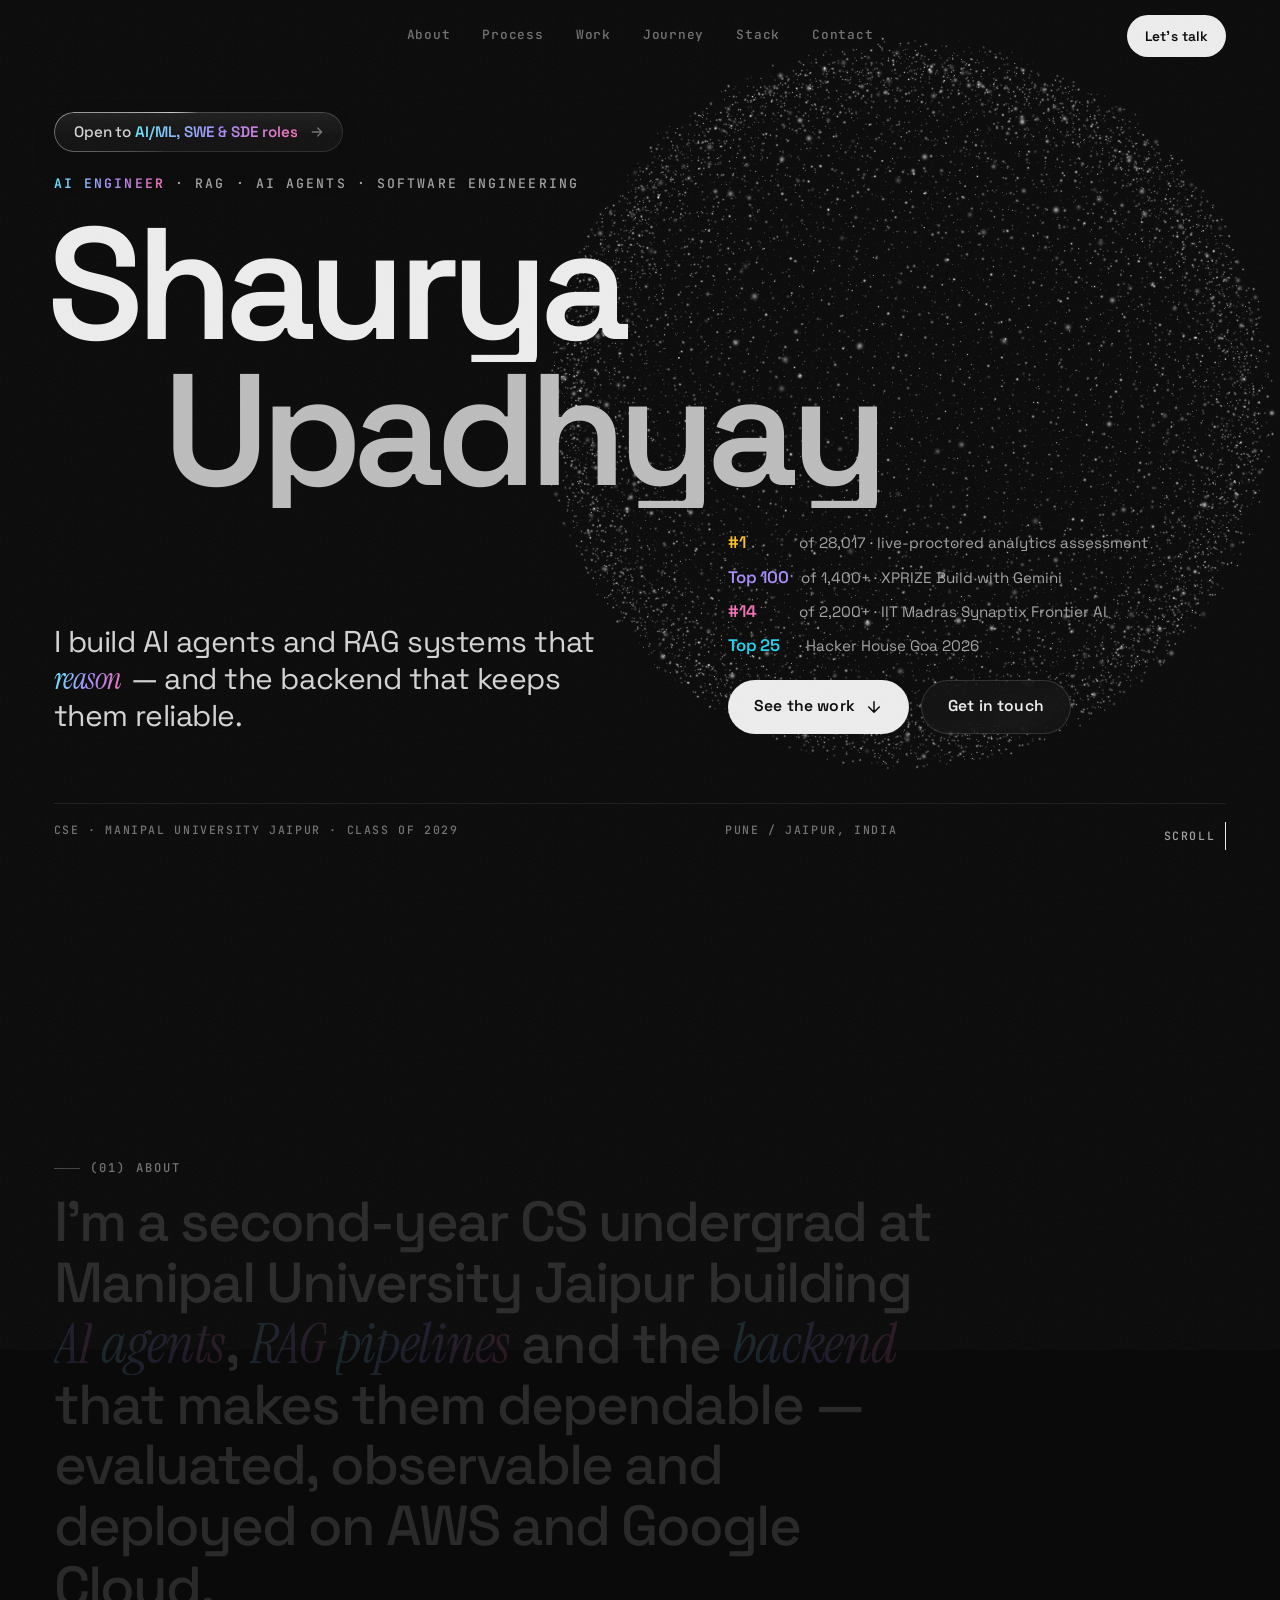
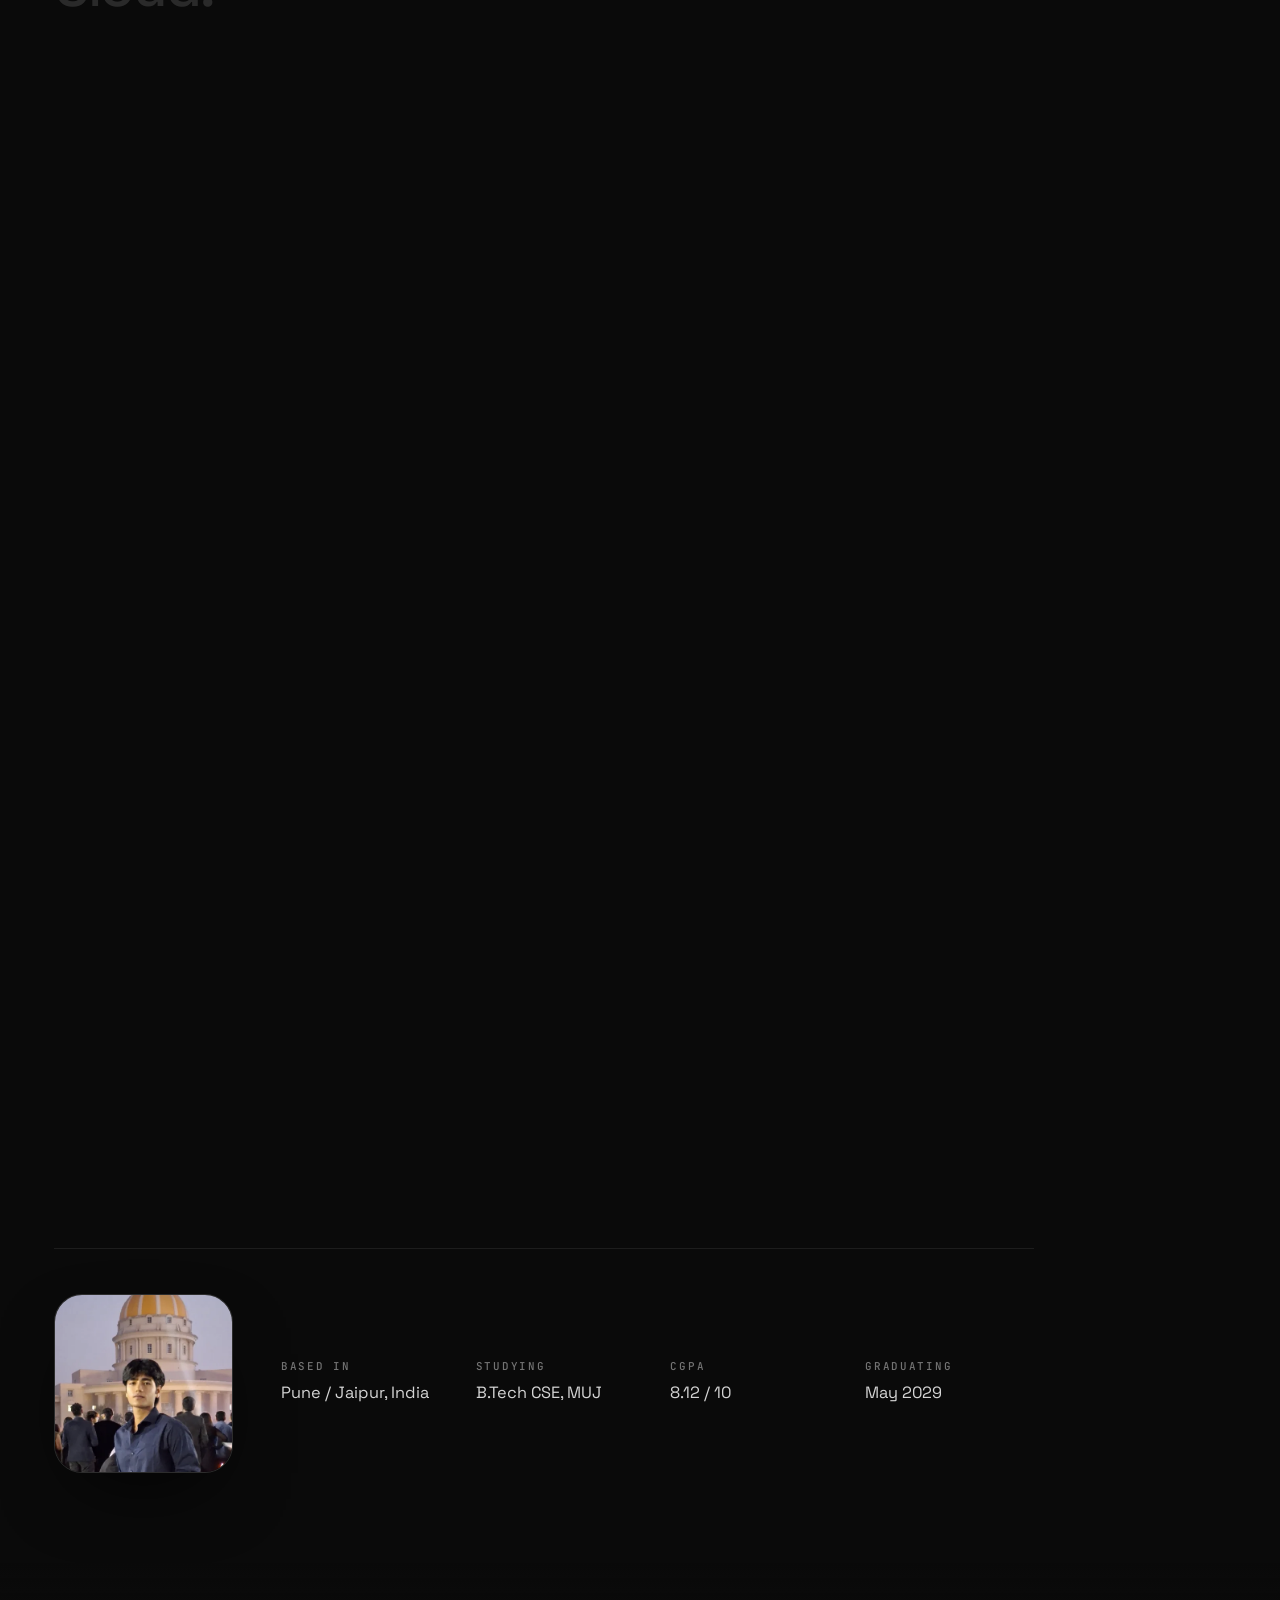
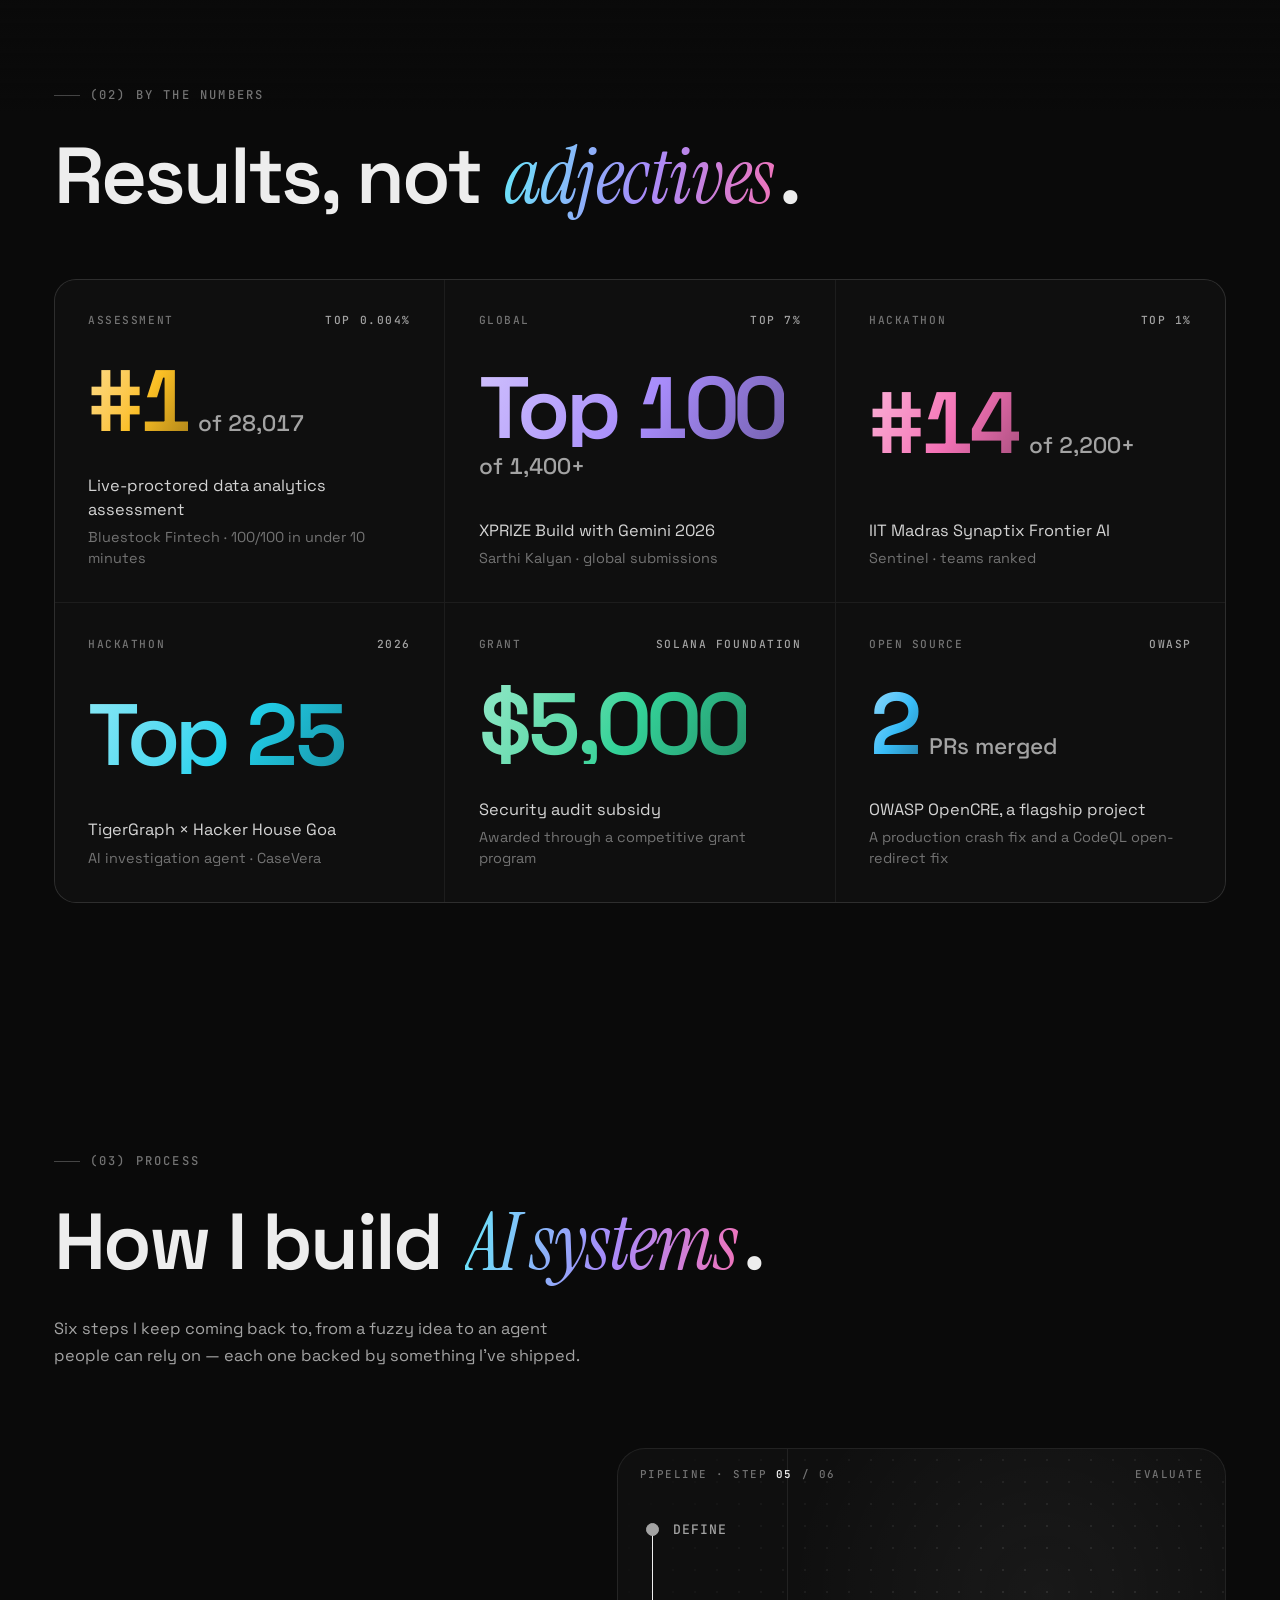
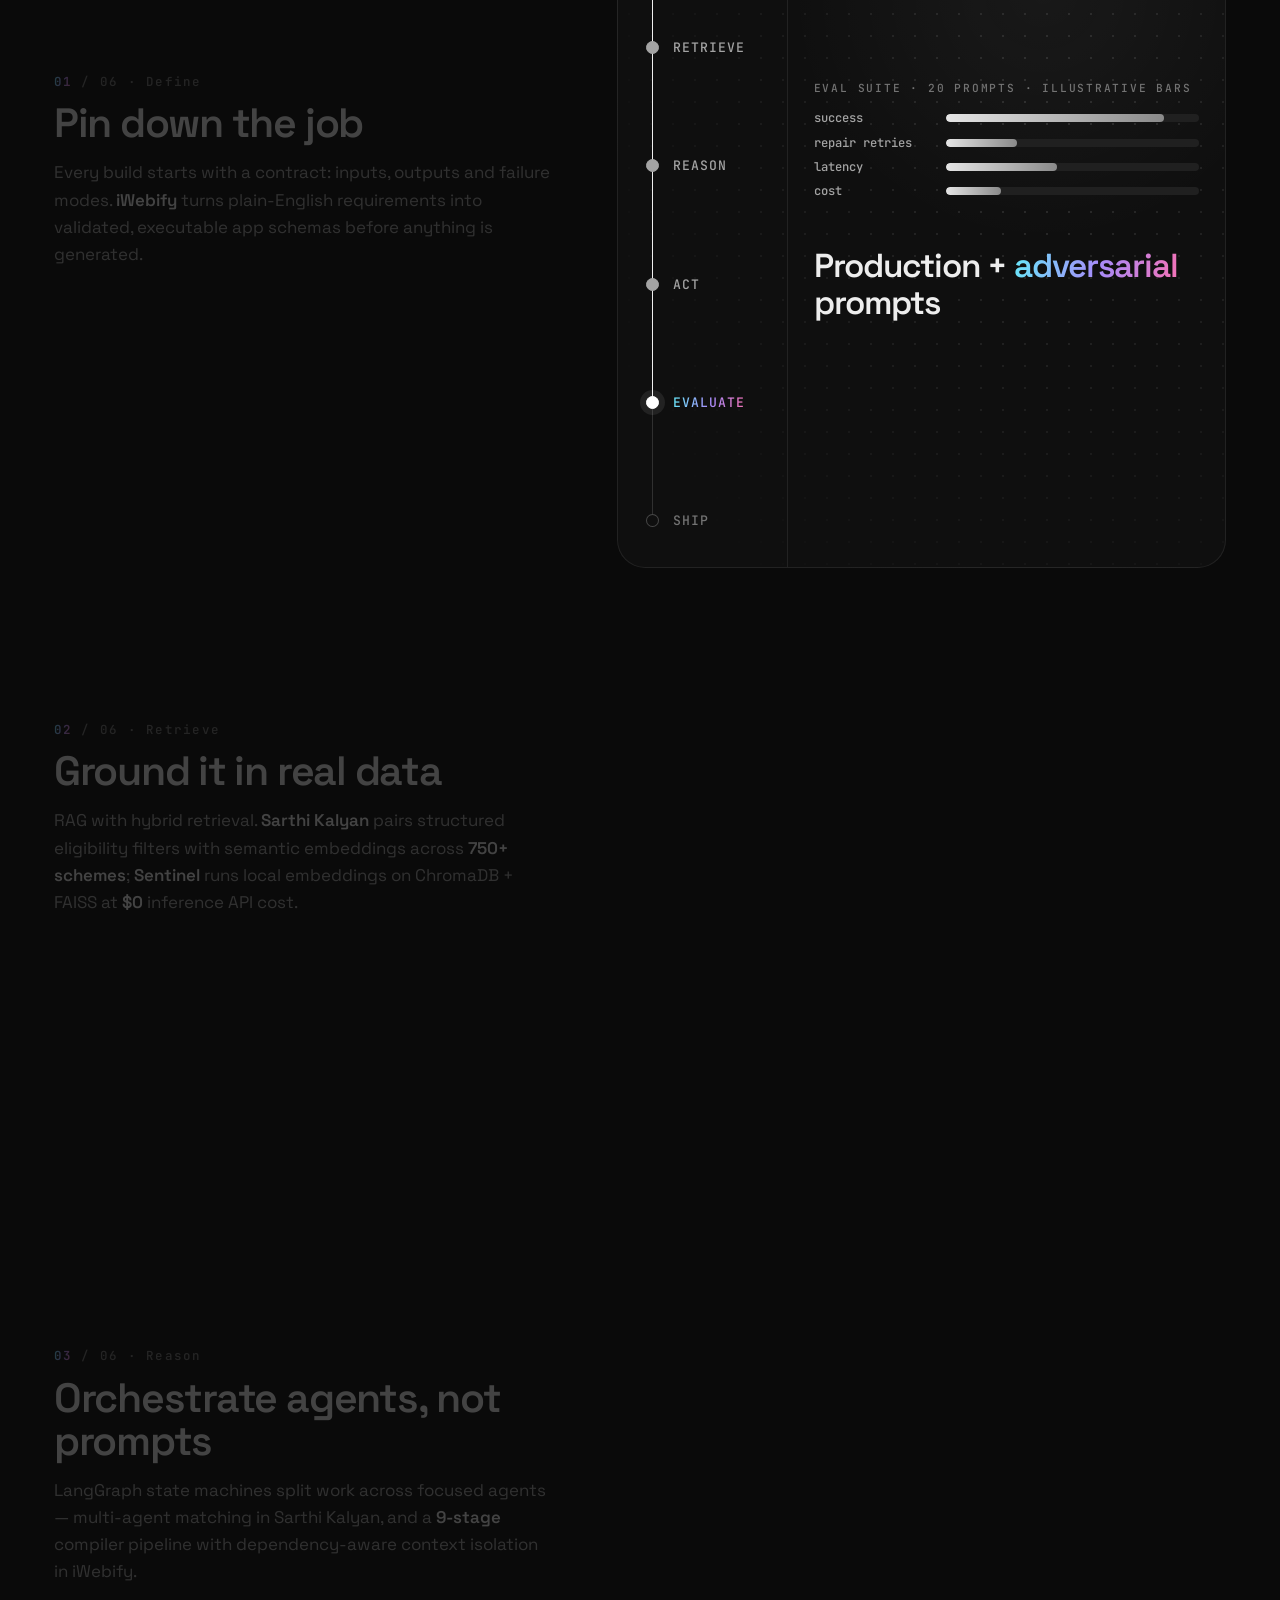
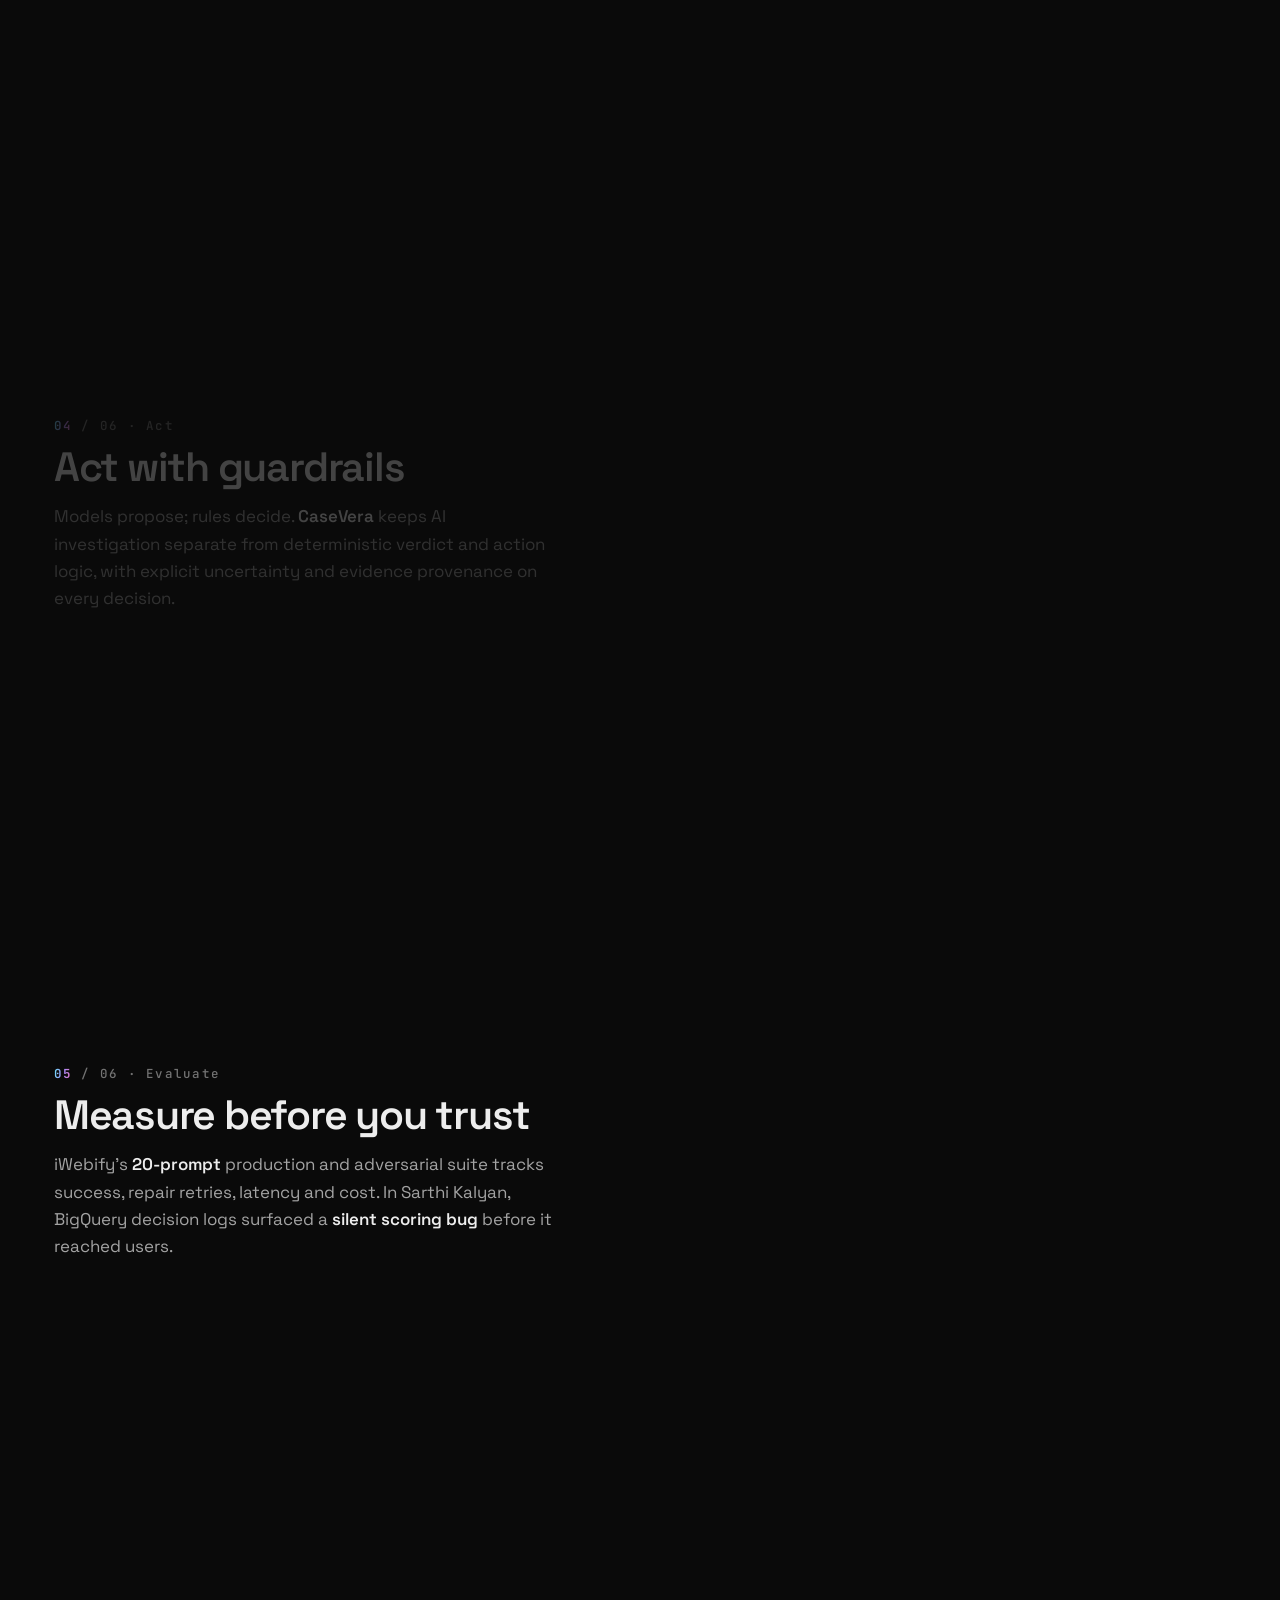
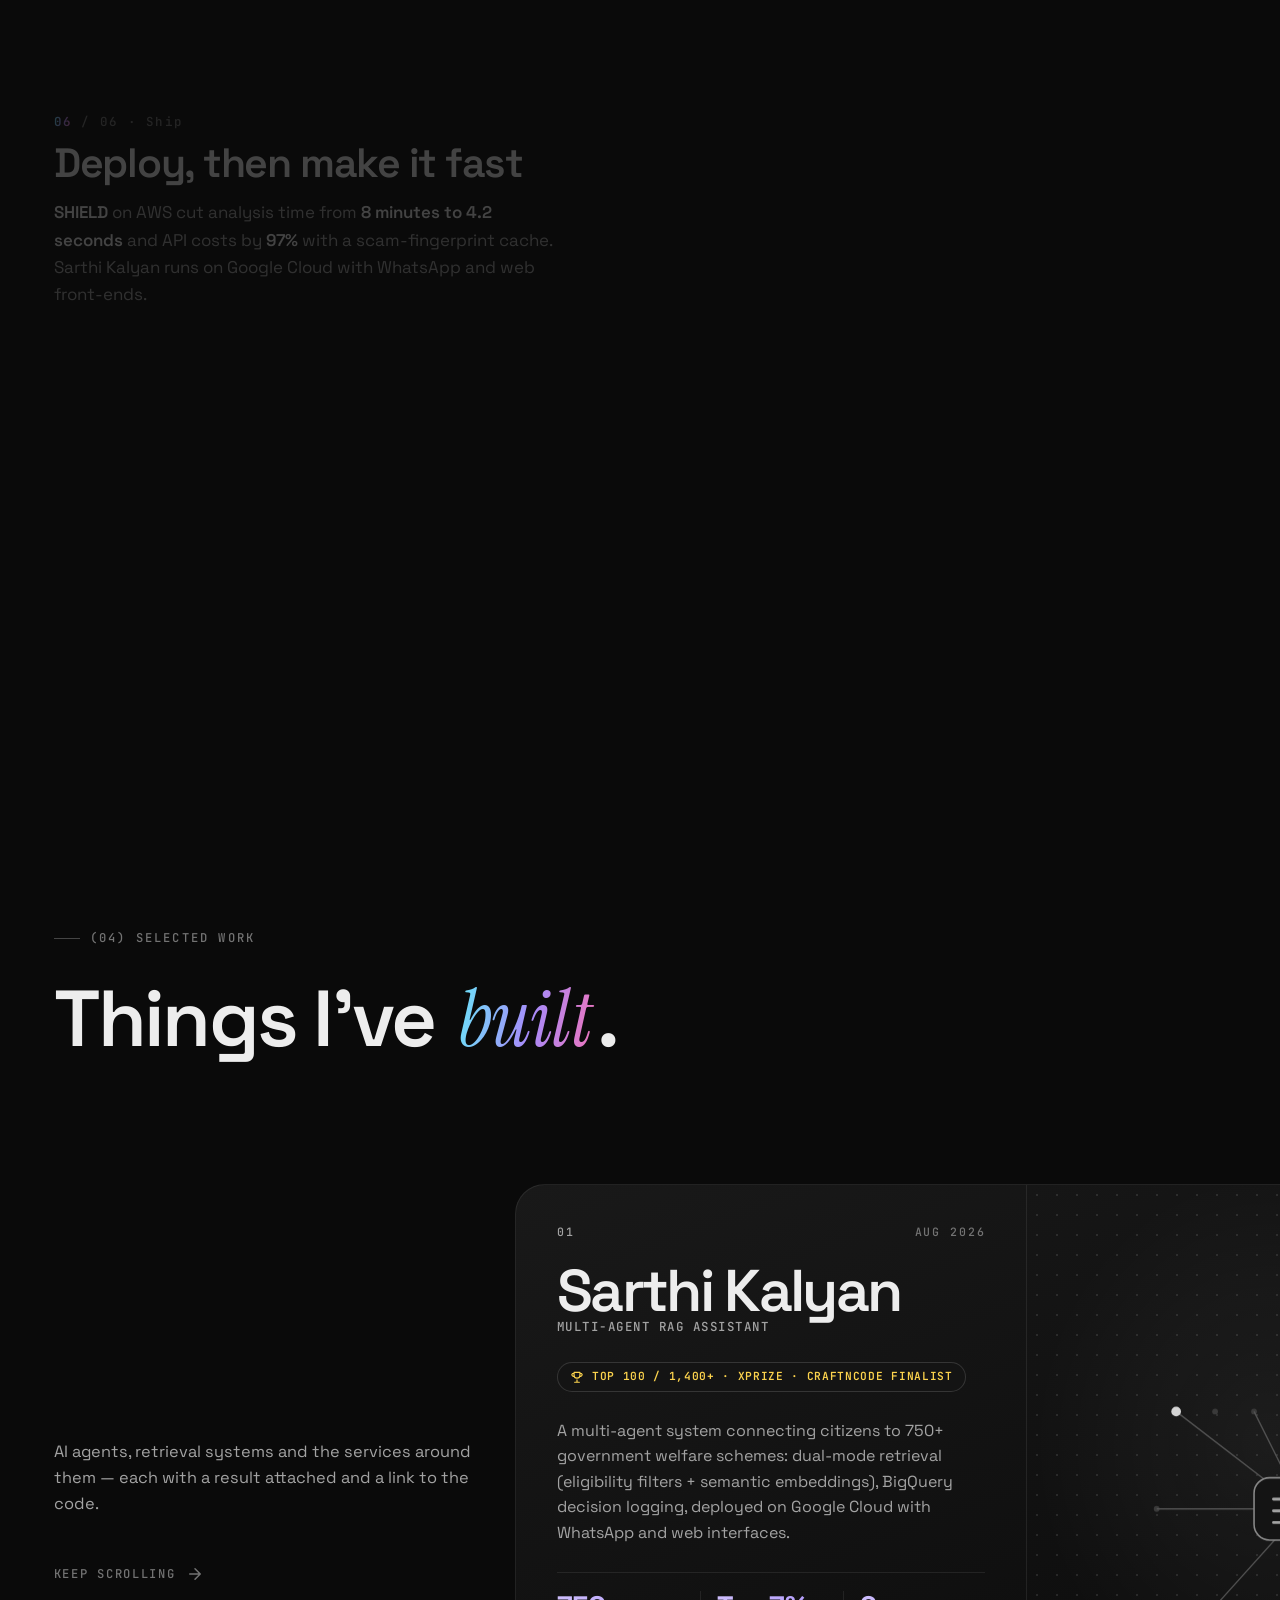
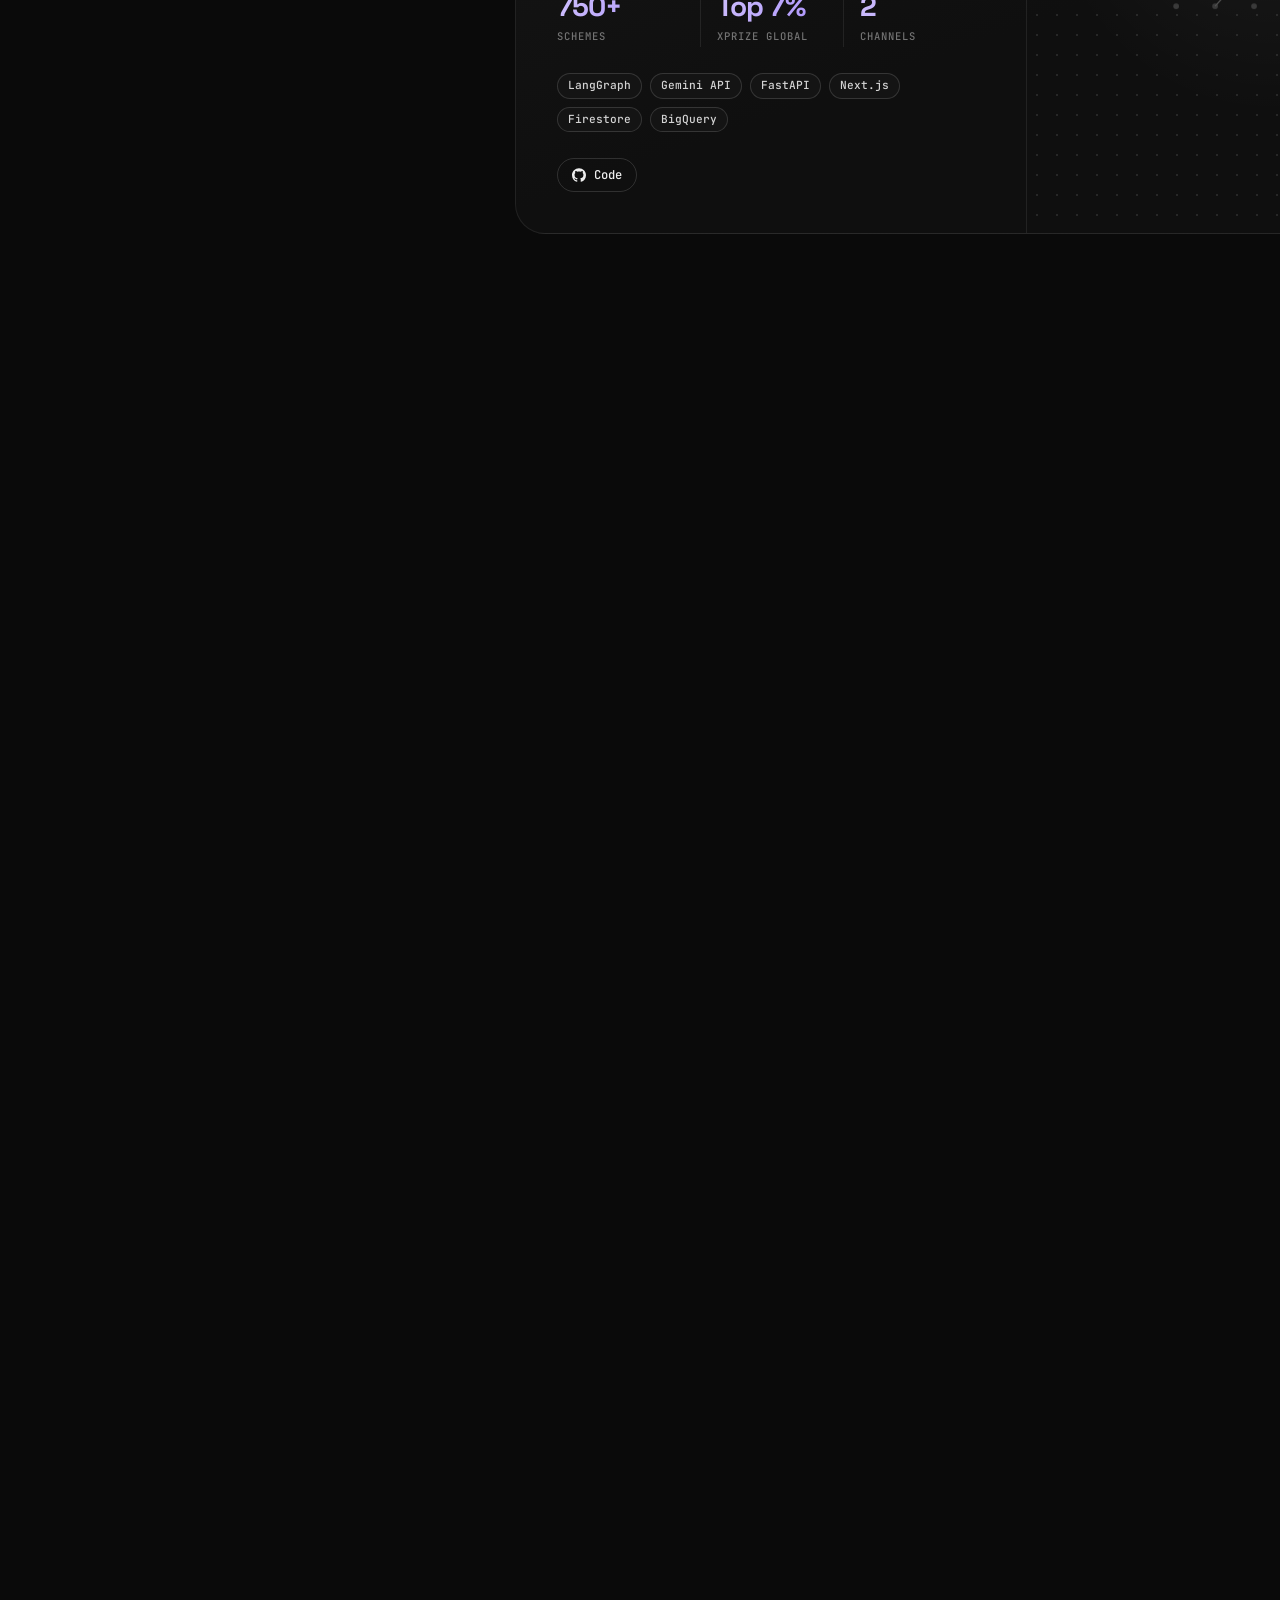
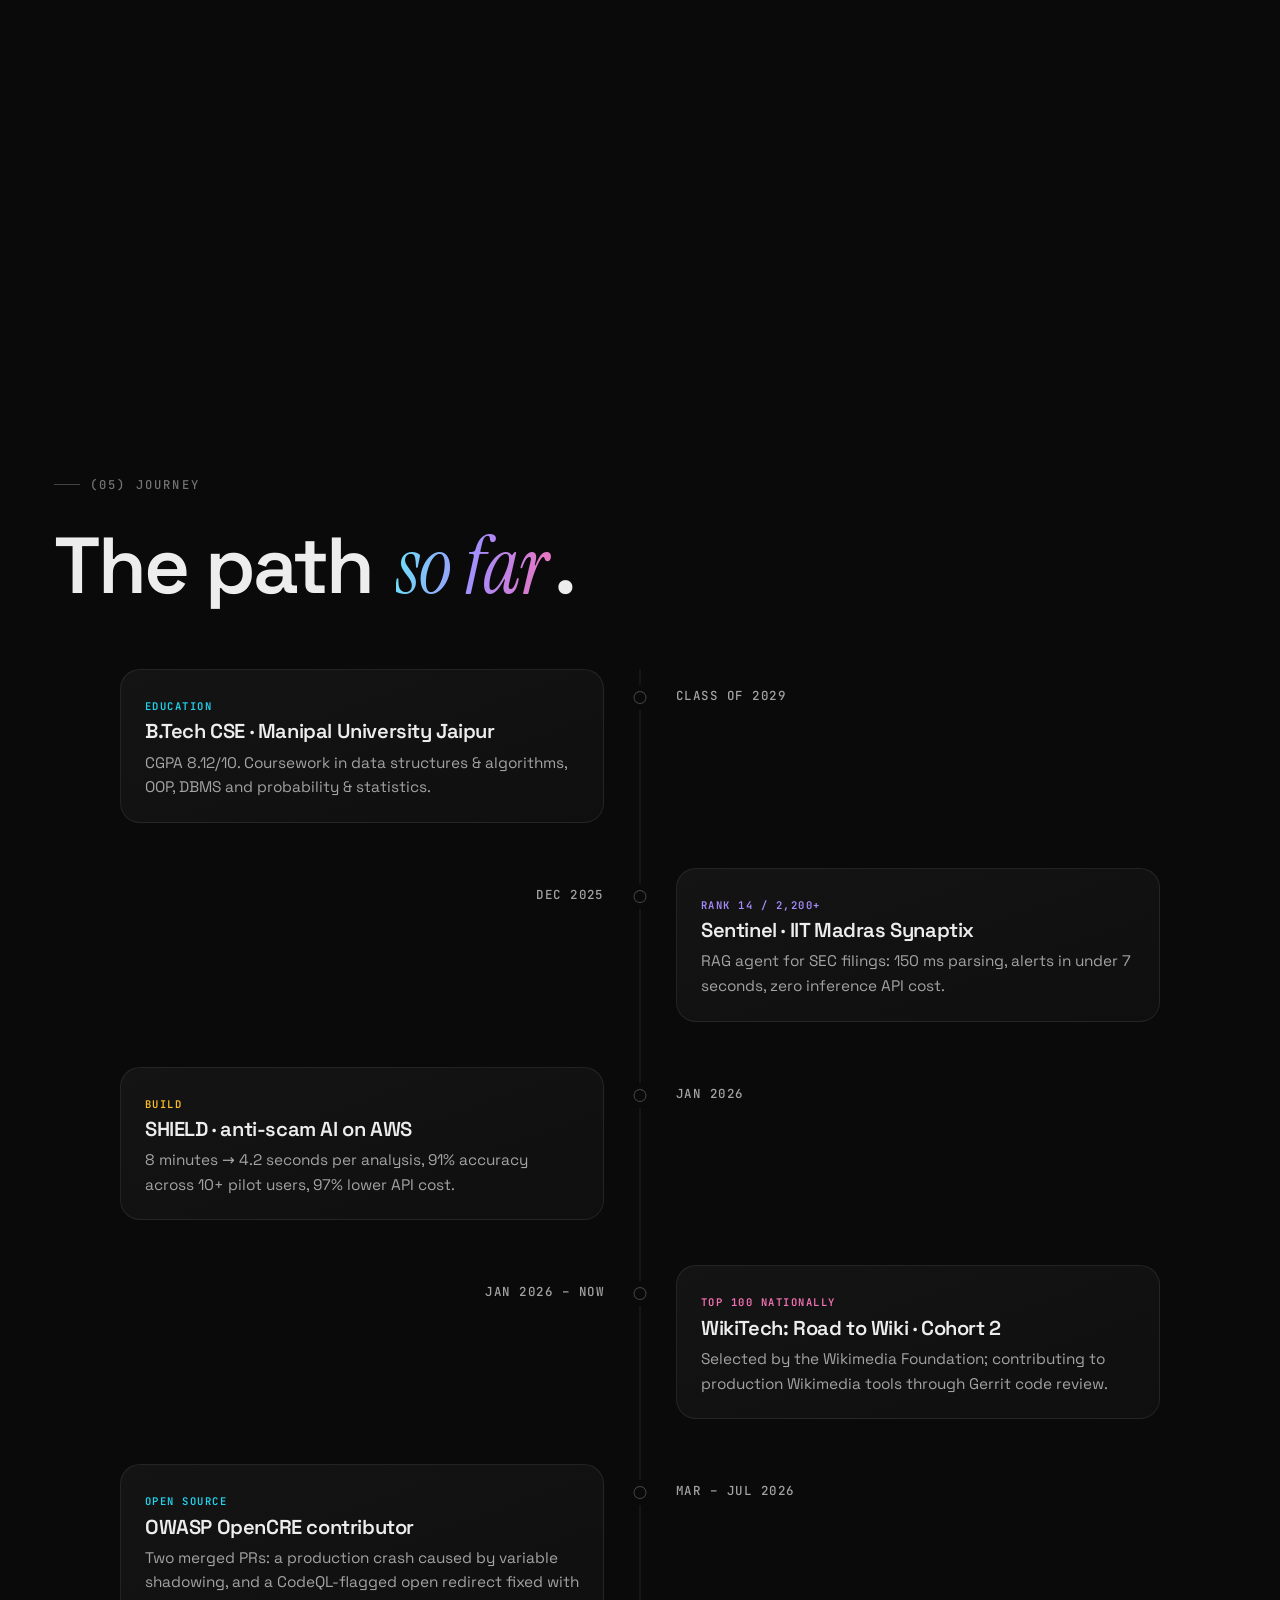
<file: index.html>
<!doctype html>
<html lang="en" class="no-js">
<head>
  <meta charset="utf-8">
  <meta name="viewport" content="width=device-width, initial-scale=1, viewport-fit=cover">
  <title>Shaurya Upadhyay — AI Engineer · RAG &amp; AI Agents</title>
  <meta name="description" content="Shaurya Upadhyay — CS undergrad at Manipal University Jaipur building AI agents, RAG systems and the backend that ships them. #1 of 28,017 in a live-proctored analytics assessment, Top 100 of 1,400+ in XPRIZE Build with Gemini, Rank 14 of 2,200+ at IIT Madras Synaptix. Open to AI/ML, SWE and SDE roles.">
  <meta name="author" content="Shaurya Upadhyay">
  <meta name="theme-color" content="#0a0a0a">
  <!-- Absolute URLs below assume https://beast04289.github.io/ — update them if the site lives elsewhere (e.g. a Vercel domain). -->
  <link rel="canonical" href="https://beast04289.github.io/">
  <meta property="og:type" content="website">
  <meta property="og:site_name" content="Shaurya Upadhyay">
  <meta property="og:title" content="Shaurya Upadhyay — AI Engineer · RAG & AI Agents">
  <meta property="og:description" content="I build AI agents and RAG systems that ship. #1 of 28,017 · Top 100 XPRIZE Build with Gemini · Rank 14 of 2,200+ IIT Madras.">
  <meta property="og:url" content="https://beast04289.github.io/">
  <meta property="og:image" content="https://beast04289.github.io/assets/img/og.png">
  <meta property="og:image:width" content="1200">
  <meta property="og:image:height" content="630">
  <meta name="twitter:card" content="summary_large_image">
  <meta name="twitter:image" content="https://beast04289.github.io/assets/img/og.png">
  <link rel="icon" href="assets/img/favicon.svg" type="image/svg+xml">
  <link rel="apple-touch-icon" href="assets/img/apple-touch-icon.png">
  <link rel="preload" href="assets/fonts/space-grotesk-latin.woff2" as="font" type="font/woff2" crossorigin>
  <link rel="preload" href="assets/fonts/instrument-serif-italic-latin.woff2" as="font" type="font/woff2" crossorigin>
  <link rel="stylesheet" href="assets/vendor/lenis.css">
  <link rel="stylesheet" href="assets/css/main.css">
  <script>
    // Progressive enhancement: JS-only states hang off html.js. If the app never boots
    // (blocked script, old browser), drop the class so every section stays readable.
    document.documentElement.classList.replace('no-js', 'js');
    setTimeout(function () {
      if (!window.__portfolioReady) document.documentElement.classList.remove('js');
    }, 6000);
  </script>
  <script type="application/ld+json">
  {
    "@context": "https://schema.org",
    "@type": "Person",
    "name": "Shaurya Upadhyay",
    "url": "https://beast04289.github.io/",
    "image": "https://beast04289.github.io/assets/img/avatar.webp",
    "jobTitle": "AI / Software Engineering student",
    "alumniOf": { "@type": "CollegeOrUniversity", "name": "Manipal University Jaipur" },
    "email": "mailto:shaurya04289@gmail.com",
    "sameAs": ["https://github.com/BEAST04289", "https://www.linkedin.com/in/shaurya--upadhyay/"],
    "knowsAbout": ["AI agents", "Retrieval-Augmented Generation", "LangGraph", "Python", "FastAPI", "AWS", "Google Cloud"]
  }
  </script>
</head>
<body>
  <a class="skip" href="#main">Skip to content</a>

  <!-- ============================================================ loader -->
  <div class="loader" aria-hidden="true">
    <div class="loader__inner">
      <svg class="loader__mark" viewBox="0 0 64 64" fill="none">
        <rect class="loader__box" x="1" y="1" width="62" height="62" rx="18" stroke="rgba(255,255,255,.3)" stroke-width="1.5"/>
        <text x="32" y="41" text-anchor="middle" fill="#ededed" font-family="Space Grotesk, system-ui, sans-serif" font-weight="600" font-size="24" letter-spacing="-1">SU</text>
      </svg>
      <div class="loader__name"><span>Shaurya Upadhyay</span></div>
      <div class="loader__bar"><span></span></div>
      <div class="loader__count">000</div>
    </div>
  </div>

  <div class="cursor" aria-hidden="true"><div class="cursor__dot"></div><div class="cursor__ring"><span class="cursor__label">View</span></div></div>
  <div class="progress" aria-hidden="true"><span></span></div>
  <div class="grain" aria-hidden="true"></div>
  <div class="toast" role="status" aria-live="polite"></div>

  <!-- ============================================================ nav -->
  <header class="nav">
    <div class="nav__inner container">
      <nav aria-label="Primary">
        <ul class="nav__links">
          <li><a href="#about">About</a></li>
          <li><a href="#process">Process</a></li>
          <li><a href="#work">Work</a></li>
          <li><a href="#journey">Journey</a></li>
          <li><a href="#stack">Stack</a></li>
          <li><a href="#contact">Contact</a></li>
        </ul>
      </nav>
      <a class="btn btn--primary nav__cta" href="#contact" data-magnetic><span>Let's talk</span></a>
      <button class="nav__toggle" type="button" aria-label="Open menu" aria-expanded="false" aria-controls="menu"><span></span></button>
    </div>
  </header>
  <nav class="menu" id="menu" aria-label="Mobile">
    <a href="#about"><small>01</small>About</a>
    <a href="#process"><small>02</small>Process</a>
    <a href="#work"><small>03</small>Work</a>
    <a href="#journey"><small>04</small>Journey</a>
    <a href="#stack"><small>05</small>Stack</a>
    <a href="#contact"><small>06</small>Contact</a>
  </nav>

  <canvas class="gl" aria-hidden="true"></canvas>
  <div class="gl-fallback" aria-hidden="true"></div>

  <main id="main">
    <!-- ============================================================ hero -->
    <section class="hero" id="top" aria-label="Introduction">
      <div class="container hero__inner">
        <a class="status" href="#contact" data-hero aria-label="Open to AI/ML, SWE and SDE roles. Get in touch.">
          <span class="status__text">Open to <b>AI/ML, SWE &amp; SDE roles</b></span>
          <svg class="status__arrow" viewBox="0 0 24 24" fill="none" stroke="currentColor" stroke-width="2" stroke-linecap="round" stroke-linejoin="round" aria-hidden="true"><path d="M5 12h14M13 6l6 6-6 6"/></svg>
        </a>
        <p class="hero__role" data-hero><b>AI Engineer</b> · RAG · AI agents · Software engineering</p>
        <h1 class="hero__title" aria-label="Shaurya Upadhyay">
          <span class="line" data-hero-line>Shaurya</span>
          <span class="line" data-hero-line>Upadhyay</span>
        </h1>
        <div class="hero__row">
          <p class="hero__lede" data-hero>I build AI agents and RAG systems that <span class="rotator" data-words="reason,retrieve,act,ship">reason</span> — and the backend that keeps them reliable.</p>
          <div class="hero__side" data-hero>
            <ul class="proof" aria-label="Highlights">
              <li style="--accent: var(--gold)"><b>#1</b> of 28,017 · live-proctored analytics assessment</li>
              <li style="--accent: var(--violet)"><b>Top 100</b> of 1,400+ · XPRIZE Build with Gemini</li>
              <li style="--accent: var(--pink)"><b>#14</b> of 2,200+ · IIT Madras Synaptix Frontier AI</li>
              <li style="--accent: var(--cyan)"><b>Top 25</b> · Hacker House Goa 2026</li>
            </ul>
            <div class="hero__cta">
              <a class="btn btn--primary" href="#work" data-magnetic><span>See the work</span>
                <svg viewBox="0 0 24 24" fill="none" stroke="currentColor" stroke-width="2" stroke-linecap="round" stroke-linejoin="round" aria-hidden="true"><path d="M12 5v14M5 12l7 7 7-7"/></svg></a>
              <a class="btn btn--ghost" href="#contact" data-magnetic><span>Get in touch</span></a>
            </div>
          </div>
        </div>
        <div class="hero__meta" data-hero>
          <span>CSE · Manipal University Jaipur · Class of 2029</span>
          <span>Pune / Jaipur, India</span>
          <a class="scroll-cue" href="#about"><span>Scroll</span><i aria-hidden="true"></i></a>
        </div>
      </div>
    </section>

    <!-- ============================================================ about / manifesto -->
    <section class="manifesto" id="about" aria-labelledby="about-title">
      <div class="container manifesto__pin">
        <p class="eyebrow" id="about-title">(01) About</p>
        <p class="manifesto__text" data-scrub-words>I'm a second-year CS undergrad at Manipal University Jaipur building <span class="hl">AI agents</span>, <span class="hl">RAG pipelines</span> and the <span class="hl">backend</span> that makes them dependable — evaluated, observable and deployed on AWS and Google Cloud.</p>
      </div>
      <div class="container manifesto__facts">
        <div class="facts" data-reveal>
          <figure class="portrait">
            <picture>
              <source srcset="assets/img/avatar.webp" type="image/webp">
              <img src="assets/img/avatar-fallback.jpg" width="440" height="440" alt="Portrait of Shaurya Upadhyay" loading="lazy" decoding="async">
            </picture>
          </figure>
          <dl>
            <div><dt>Based in</dt><dd>Pune / Jaipur, India</dd></div>
            <div><dt>Studying</dt><dd>B.Tech CSE, MUJ</dd></div>
            <div><dt>CGPA</dt><dd>8.12 / 10</dd></div>
            <div><dt>Graduating</dt><dd>May 2029</dd></div>
          </dl>
        </div>
      </div>
    </section>

    <!-- ============================================================ numbers -->
    <section class="section numbers" id="numbers" aria-labelledby="numbers-title">
      <div class="container">
        <header class="section-head">
          <p class="eyebrow">(02) By the numbers</p>
          <h2 class="title" id="numbers-title" data-split>Results, not <em>adjectives</em>.</h2>
        </header>
        <div class="stats">
          <article class="stat" style="--accent: var(--gold)">
            <div class="stat__top"><span>Assessment</span><span>Top 0.004%</span></div>
            <div class="stat__value"><span class="num" data-count-from="28017" data-count-to="1" data-prefix="#">#1</span><small>of 28,017</small></div>
            <p class="stat__label">Live-proctored data analytics assessment<span>Bluestock Fintech · 100/100 in under 10 minutes</span></p>
          </article>
          <article class="stat" style="--accent: var(--violet)">
            <div class="stat__top"><span>Global</span><span>Top 7%</span></div>
            <div class="stat__value"><span class="num" data-count-from="1400" data-count-to="100" data-prefix="Top ">Top 100</span><small>of 1,400+</small></div>
            <p class="stat__label">XPRIZE Build with Gemini 2026<span>Sarthi Kalyan · global submissions</span></p>
          </article>
          <article class="stat" style="--accent: var(--pink)">
            <div class="stat__top"><span>Hackathon</span><span>Top 1%</span></div>
            <div class="stat__value"><span class="num" data-count-from="2200" data-count-to="14" data-prefix="#">#14</span><small>of 2,200+</small></div>
            <p class="stat__label">IIT Madras Synaptix Frontier AI<span>Sentinel · teams ranked</span></p>
          </article>
          <article class="stat" style="--accent: var(--cyan)">
            <div class="stat__top"><span>Hackathon</span><span>2026</span></div>
            <div class="stat__value"><span class="num" data-scramble>Top 25</span></div>
            <p class="stat__label">TigerGraph × Hacker House Goa<span>AI investigation agent · CaseVera</span></p>
          </article>
          <article class="stat" style="--accent: var(--green)">
            <div class="stat__top"><span>Grant</span><span>Solana Foundation</span></div>
            <div class="stat__value"><span class="num" data-count-from="0" data-count-to="5000" data-prefix="$">$5,000</span></div>
            <p class="stat__label">Security audit subsidy<span>Awarded through a competitive grant program</span></p>
          </article>
          <article class="stat" style="--accent: var(--sky)">
            <div class="stat__top"><span>Open source</span><span>OWASP</span></div>
            <div class="stat__value"><span class="num" data-count-from="0" data-count-to="2" data-prefix="">2</span><small>PRs merged</small></div>
            <p class="stat__label">OWASP OpenCRE, a flagship project<span>A production crash fix and a CodeQL open-redirect fix</span></p>
          </article>
        </div>
      </div>
    </section>

    <!-- ============================================================ process (scrollytelling) -->
    <section class="section process" id="process" aria-labelledby="process-title">
      <div class="container">
        <header class="section-head">
          <p class="eyebrow">(03) Process</p>
          <h2 class="title" id="process-title" data-split>How I build <em>AI systems</em>.</h2>
          <p class="lede" data-reveal>Six steps I keep coming back to, from a fuzzy idea to an agent people can rely on — each one backed by something I've shipped.</p>
        </header>
        <div class="process__grid">
          <div class="process__steps">
            <article class="step" data-step="1">
              <span class="step__n"><b>01</b> / 06 · Define</span>
              <h3>Pin down the job</h3>
              <p>Every build starts with a contract: inputs, outputs and failure modes. <b>iWebify</b> turns plain-English requirements into validated, executable app schemas before anything is generated.</p>
            </article>
            <article class="step" data-step="2">
              <span class="step__n"><b>02</b> / 06 · Retrieve</span>
              <h3>Ground it in real data</h3>
              <p>RAG with hybrid retrieval. <b>Sarthi Kalyan</b> pairs structured eligibility filters with semantic embeddings across <b>750+ schemes</b>; <b>Sentinel</b> runs local embeddings on ChromaDB + FAISS at <b>$0</b> inference API cost.</p>
            </article>
            <article class="step" data-step="3">
              <span class="step__n"><b>03</b> / 06 · Reason</span>
              <h3>Orchestrate agents, not prompts</h3>
              <p>LangGraph state machines split work across focused agents — multi-agent matching in Sarthi Kalyan, and a <b>9-stage</b> compiler pipeline with dependency-aware context isolation in iWebify.</p>
            </article>
            <article class="step" data-step="4">
              <span class="step__n"><b>04</b> / 06 · Act</span>
              <h3>Act with guardrails</h3>
              <p>Models propose; rules decide. <b>CaseVera</b> keeps AI investigation separate from deterministic verdict and action logic, with explicit uncertainty and evidence provenance on every decision.</p>
            </article>
            <article class="step" data-step="5">
              <span class="step__n"><b>05</b> / 06 · Evaluate</span>
              <h3>Measure before you trust</h3>
              <p>iWebify's <b>20-prompt</b> production and adversarial suite tracks success, repair retries, latency and cost. In Sarthi Kalyan, BigQuery decision logs surfaced a <b>silent scoring bug</b> before it reached users.</p>
            </article>
            <article class="step" data-step="6">
              <span class="step__n"><b>06</b> / 06 · Ship</span>
              <h3>Deploy, then make it fast</h3>
              <p><b>SHIELD</b> on AWS cut analysis time from <b>8 minutes to 4.2 seconds</b> and API costs by <b>97%</b> with a scam-fingerprint cache. Sarthi Kalyan runs on Google Cloud with WhatsApp and web front-ends.</p>
            </article>
          </div>
          <div class="process__viz" aria-hidden="true">
            <div class="viz" id="viz">
              <div class="viz__hud"><span>pipeline · step <b class="viz__step">01</b> / 06</span><span class="viz__label">define</span></div>
              <div class="pipe-wrap">
                <span class="pipe__fill"></span>
                <ol class="pipe">
                  <li><span class="pipe__dot"></span><span class="pipe__name">Define</span></li>
                  <li><span class="pipe__dot"></span><span class="pipe__name">Retrieve</span></li>
                  <li><span class="pipe__dot"></span><span class="pipe__name">Reason</span></li>
                  <li><span class="pipe__dot"></span><span class="pipe__name">Act</span></li>
                  <li><span class="pipe__dot"></span><span class="pipe__name">Evaluate</span></li>
                  <li><span class="pipe__dot"></span><span class="pipe__name">Ship</span></li>
                </ol>
              </div>
              <div class="panels">
                <div class="panel" data-panel="1">
                  <span class="panel__title">spec · illustrative</span>
<pre class="code"><span class="k">requirement</span>  <span class="s">"booking app for a clinic"</span>
<span class="k">entities</span>     [Patient, Doctor, Slot]
<span class="k">pages</span>        <span class="n">4</span>
<span class="k">validate</span>     pydantic · dependency order
<span class="k">status</span>       <span class="s">"valid, executable"</span></pre>
                  <p class="panel__big">Requirements → <em>validated schema</em></p>
                </div>
                <div class="panel" data-panel="2">
                  <span class="panel__title">hybrid retrieval · illustrative</span>
                  <div class="flow">
                    <div class="flow__row"><span class="node node--hot"><b>query</b>profile + question</span></div>
                    <div class="flow__row"><span class="node"><b>filter</b>structured eligibility</span><span class="arrow">+</span><span class="node"><b>embed</b>semantic similarity</span></div>
                  </div>
                  <div class="rank"><div>match 1<i style="width:92%"></i></div><div>match 2<i style="width:76%"></i></div><div>match 3<i style="width:61%"></i></div></div>
                  <p class="panel__big">750+ schemes → <em>the few that fit</em></p>
                </div>
                <div class="panel" data-panel="3">
                  <span class="panel__title">agent orchestration · LangGraph</span>
                  <div class="loop"><span class="node node--hot"><b>plan</b>route the task</span><span class="node"><b>retrieve</b>fetch context</span><span class="node"><b>respond</b>draft + cite</span></div>
                  <div class="loop"><span class="node"><b>validate</b>schema check</span><span class="node"><b>repair</b>targeted fix</span><span class="node"><b>state</b>persisted</span></div>
                  <p class="panel__big">Focused agents, <em>shared state</em></p>
                </div>
                <div class="panel" data-panel="4">
                  <span class="panel__title">guardrails</span>
                  <div class="flow__row"><span class="node"><b>model</b>proposes</span><span class="arrow">→</span><span class="node node--hot"><b>policy</b>rules decide</span><span class="arrow">→</span><span class="node"><b>action</b>logged</span></div>
                  <span class="badge">uncertain? <em>ask for more evidence</em></span>
                  <p class="panel__big">AI investigates. <em>Rules decide.</em></p>
                </div>
                <div class="panel" data-panel="5">
                  <span class="panel__title">eval suite · 20 prompts · illustrative bars</span>
                  <div class="meter"><div>success<i style="--w:86%"></i></div><div>repair retries<i style="--w:28%"></i></div><div>latency<i style="--w:44%"></i></div><div>cost<i style="--w:22%"></i></div></div>
                  <p class="panel__big">Production + <em>adversarial</em> prompts</p>
                </div>
                <div class="panel" data-panel="6">
                  <span class="panel__title">SHIELD on AWS</span>
                  <div class="ship">
                    <div class="ship__bar">before · 8 minutes<i style="width:100%"></i></div>
                    <div class="ship__bar ship__bar--after">after · 4.2 seconds<i></i></div>
                  </div>
                  <p class="panel__big"><em>99.1%</em> faster · <em>97%</em> cheaper</p>
                </div>
              </div>
            </div>
          </div>
        </div>
      </div>
    </section>

    <!-- ============================================================ work -->
    <section class="work" id="work" aria-labelledby="work-title">
      <div class="container section-head work__head">
        <p class="eyebrow">(04) Selected work</p>
        <h2 class="title" id="work-title" data-split>Things I've <em>built</em>.</h2>
      </div>
      <div class="work__pin">
        <div class="work__track">
          <div class="work__intro">
            <p class="lede">AI agents, retrieval systems and the services around them — each with a result attached and a link to the code.</p>
            <p class="hint">Keep scrolling
              <svg width="18" height="18" viewBox="0 0 24 24" fill="none" stroke="currentColor" stroke-width="2" stroke-linecap="round" stroke-linejoin="round" aria-hidden="true"><path d="M5 12h14M12 5l7 7-7 7"/></svg></p>
          </div>

          <article class="project" style="--accent: var(--violet)" data-cursor="view">
            <div class="project__body">
              <div class="project__top"><span class="project__idx">01</span><span>Aug 2026</span></div>
              <div>
                <h3><a class="project__link" href="https://github.com/BEAST04289/SchemeBot" target="_blank" rel="noopener">Sarthi Kalyan</a></h3>
                <p class="project__cat">Multi-agent RAG assistant</p>
              </div>
              <span class="award"><svg viewBox="0 0 24 24" fill="none" stroke="currentColor" stroke-width="2" stroke-linecap="round" stroke-linejoin="round" aria-hidden="true"><path d="M8 21h8M12 17v4M7 4h10v5a5 5 0 0 1-10 0zM7 6H4.5a2.5 2.5 0 0 0 2.6 4.4M17 6h2.5a2.5 2.5 0 0 1-2.6 4.4"/></svg>Top 100 / 1,400+ · XPRIZE · CraftNCode finalist</span>
              <p>A multi-agent system connecting citizens to 750+ government welfare schemes: dual-mode retrieval (eligibility filters + semantic embeddings), BigQuery decision logging, deployed on Google Cloud with WhatsApp and web interfaces.</p>
              <div class="metrics"><div><b>750+</b><span>schemes</span></div><div><b>Top 7%</b><span>XPRIZE global</span></div><div><b>2</b><span>channels</span></div></div>
              <ul class="tags"><li>LangGraph</li><li>Gemini API</li><li>FastAPI</li><li>Next.js</li><li>Firestore</li><li>BigQuery</li></ul>
              <div class="project__links">
                <a class="link-pill" href="https://github.com/BEAST04289/SchemeBot" target="_blank" rel="noopener"><svg aria-hidden="true"><use href="assets/img/icons.svg#i-github"/></svg>Code</a>
              </div>
            </div>
            <div class="project__art" aria-hidden="true">
              <svg viewBox="0 0 400 320" fill="none">
                <g fill="#3a3a3a"><circle cx="70" cy="60" r="3"/><circle cx="110" cy="60" r="3"/><circle cx="150" cy="60" r="3"/><circle cx="250" cy="60" r="3"/><circle cx="290" cy="60" r="3"/><circle cx="330" cy="60" r="3"/><circle cx="70" cy="260" r="3"/><circle cx="110" cy="260" r="3"/><circle cx="150" cy="260" r="3"/><circle cx="250" cy="260" r="3"/><circle cx="290" cy="260" r="3"/><circle cx="330" cy="260" r="3"/><circle cx="50" cy="160" r="3"/><circle cx="350" cy="160" r="3"/></g>
                <g stroke="#525252" stroke-width="1.4"><path d="M200 160 70 60M200 160 150 60M200 160 290 60M200 160 330 260M200 160 110 260M200 160 50 160M200 160 350 160"/></g>
                <g fill="#d4d4d4"><circle cx="70" cy="60" r="5"/><circle cx="290" cy="60" r="5"/><circle cx="330" cy="260" r="5"/></g>
                <rect x="150" y="128" width="100" height="64" rx="16" fill="#141414" stroke="#8a8a8a" stroke-width="1.6"/>
                <path d="M170 150h60M170 162h44M170 174h52" stroke="#a3a3a3" stroke-width="3" stroke-linecap="round"/>
              </svg>
            </div>
          </article>

          <article class="project" style="--accent: var(--pink)" data-cursor="view">
            <div class="project__body">
              <div class="project__top"><span class="project__idx">02</span><span>Jun 2026</span></div>
              <div>
                <h3><a class="project__link" href="https://github.com/BEAST04289/iWEBIFY" target="_blank" rel="noopener">iWebify</a></h3>
                <p class="project__cat">LLM application compiler</p>
              </div>
              <p>A 9-stage LangGraph pipeline that turns natural-language requirements into validated, executable app schemas — with dependency-aware context isolation and a repair engine that fixes only what the exact Pydantic errors point at.</p>
              <div class="metrics"><div><b>9</b><span>pipeline stages</span></div><div><b>20</b><span>eval prompts</span></div><div><b>4</b><span>tracked KPIs</span></div></div>
              <ul class="tags"><li>LangGraph</li><li>FastAPI</li><li>Pydantic</li><li>OpenRouter</li><li>SQLite</li><li>Docker</li></ul>
              <div class="project__links">
                <a class="link-pill" href="https://github.com/BEAST04289/iWEBIFY" target="_blank" rel="noopener"><svg aria-hidden="true"><use href="assets/img/icons.svg#i-github"/></svg>Code</a>
              </div>
            </div>
            <div class="project__art" aria-hidden="true">
              <svg viewBox="0 0 400 320" fill="none">
                <g stroke="#3f3f3f" stroke-width="1.4"><path d="M110 80H160M220 80H270M305 100V150M270 170H220M160 170H110M85 190V240M110 260H160M220 260H270"/></g>
                <g fill="#141414" stroke="#525252" stroke-width="1.6"><rect x="60" y="60" width="50" height="40" rx="10"/><rect x="170" y="60" width="50" height="40" rx="10"/><rect x="280" y="60" width="50" height="40" rx="10"/><rect x="280" y="150" width="50" height="40" rx="10"/><rect x="170" y="150" width="50" height="40" rx="10"/><rect x="60" y="150" width="50" height="40" rx="10"/><rect x="60" y="240" width="50" height="40" rx="10"/><rect x="170" y="240" width="50" height="40" rx="10"/></g>
                <rect x="280" y="240" width="50" height="40" rx="10" fill="#202020" stroke="#d4d4d4" stroke-width="1.8"/>
                <path d="M297 260l6 6 12-12" stroke="#ededed" stroke-width="2.4" stroke-linecap="round" stroke-linejoin="round"/>
                <path d="M195 150c0-26 40-26 40 0" stroke="#8a8a8a" stroke-width="1.6" stroke-dasharray="4 5"/>
              </svg>
            </div>
          </article>

          <article class="project" style="--accent: var(--green)" data-cursor="view">
            <div class="project__body">
              <div class="project__top"><span class="project__idx">03</span><span>Dec 2025</span></div>
              <div>
                <h3><a class="project__link" href="https://github.com/BEAST04289/Sentinel" target="_blank" rel="noopener">Sentinel</a></h3>
                <p class="project__cat">RAG agent for financial filings</p>
              </div>
              <span class="award"><svg viewBox="0 0 24 24" fill="none" stroke="currentColor" stroke-width="2" stroke-linecap="round" stroke-linejoin="round" aria-hidden="true"><path d="M8 21h8M12 17v4M7 4h10v5a5 5 0 0 1-10 0zM7 6H4.5a2.5 2.5 0 0 0 2.6 4.4M17 6h2.5a2.5 2.5 0 0 1-2.6 4.4"/></svg>Rank 14 / 2,200+ · IIT Madras Synaptix</span>
              <p>An SEC-filings intelligence agent that parses documents 4× faster than baseline and raises financial alerts in under seven seconds — on local embeddings with ChromaDB + FAISS, so inference API cost is zero.</p>
              <div class="metrics"><div><b>150 ms</b><span>filing parse</span></div><div><b>&lt;7 s</b><span>to an alert</span></div><div><b>$0</b><span>inference API</span></div></div>
              <ul class="tags"><li>LangGraph</li><li>ChromaDB</li><li>FAISS</li><li>FastAPI</li></ul>
              <div class="project__links">
                <a class="link-pill" href="https://github.com/BEAST04289/Sentinel" target="_blank" rel="noopener"><svg aria-hidden="true"><use href="assets/img/icons.svg#i-github"/></svg>Code</a>
              </div>
            </div>
            <div class="project__art" aria-hidden="true">
              <svg viewBox="0 0 400 320" fill="none">
                <g stroke="#262626"><path d="M50 260H360M50 200H360M50 140H360M50 80H360"/></g>
                <path d="M50 120H360" stroke="#525252" stroke-dasharray="6 6"/>
                <path d="M50 230 85 214 115 222 150 190 180 200 210 150 235 172 262 98 290 160 320 140 350 176" stroke="#d4d4d4" stroke-width="2.6" stroke-linejoin="round" stroke-linecap="round"/>
                <circle cx="262" cy="98" r="9" fill="#0f0f0f" stroke="#ededed" stroke-width="2"/>
                <rect x="226" y="40" width="72" height="26" rx="13" fill="#141414" stroke="#525252"/>
                <path d="M244 53h36" stroke="#a3a3a3" stroke-width="3" stroke-linecap="round"/>
              </svg>
            </div>
          </article>

          <article class="project" style="--accent: var(--gold)" data-cursor="view">
            <div class="project__body">
              <div class="project__top"><span class="project__idx">04</span><span>Jan 2026 – now</span></div>
              <div>
                <h3><a class="project__link" href="https://github.com/BEAST04289/AWS_AI-FOR-BHARAT" target="_blank" rel="noopener">SHIELD</a></h3>
                <p class="project__cat">Anti-scam AI platform on AWS</p>
              </div>
              <p>An AWS-based scam detection platform for senior citizens, with a DynamoDB Scam Fingerprint Network (79.7% cache hit rate) and Hindi voice-first, accessibility-focused interfaces.</p>
              <div class="metrics"><div><b>4.2 s</b><span>was 8 minutes</span></div><div><b>91%</b><span>accuracy · 10+ pilots</span></div><div><b>97%</b><span>lower API cost</span></div></div>
              <ul class="tags"><li>AWS Bedrock</li><li>Textract</li><li>Polly</li><li>DynamoDB</li><li>EC2</li></ul>
              <div class="project__links">
                <a class="link-pill" href="https://github.com/BEAST04289/AWS_AI-FOR-BHARAT" target="_blank" rel="noopener"><svg aria-hidden="true"><use href="assets/img/icons.svg#i-github"/></svg>Code</a>
              </div>
            </div>
            <div class="project__art" aria-hidden="true">
              <svg viewBox="0 0 400 320" fill="none">
                <path d="M200 40 110 76v74c0 62 39 108 90 126 51-18 90-64 90-126V76z" fill="#141414" stroke="#8a8a8a" stroke-width="1.8" stroke-linejoin="round"/>
                <g stroke="#d4d4d4" stroke-width="5" stroke-linecap="round"><path d="M148 160v20M166 146v48M184 132v76M202 150v40M220 124v92M238 142v56M256 156v28"/></g>
              </svg>
            </div>
          </article>

          <article class="project" style="--accent: var(--cyan)" data-cursor="view">
            <div class="project__body">
              <div class="project__top"><span class="project__idx">05</span><span>Sep 2026</span></div>
              <div>
                <h3><a class="project__link" href="https://github.com/BEAST04289/CaseVera" target="_blank" rel="noopener">CaseVera</a></h3>
                <p class="project__cat">AI investigation agent</p>
              </div>
              <span class="award"><svg viewBox="0 0 24 24" fill="none" stroke="currentColor" stroke-width="2" stroke-linecap="round" stroke-linejoin="round" aria-hidden="true"><path d="M8 21h8M12 17v4M7 4h10v5a5 5 0 0 1-10 0zM7 6H4.5a2.5 2.5 0 0 0 2.6 4.4M17 6h2.5a2.5 2.5 0 0 1-2.6 4.4"/></svg>Top 25 · TigerGraph × Hacker House Goa 2026</span>
              <p>A policy-constrained agent that investigates fraud alerts end to end — retrieval over past cases and policy, evidence with provenance, SAR narratives — while verdicts stay in deterministic rules.</p>
              <div class="metrics"><div><b>2 / 2</b><span>fraud patterns found</span></div><div><b>20 / 20</b><span>cases written back</span></div><div><b>273</b><span>evidence records</span></div></div>
              <ul class="tags"><li>Python</li><li>GraphRAG</li><li>Vector search</li><li>TigerGraph</li><li>React</li></ul>
              <div class="project__links">
                <a class="link-pill" href="https://github.com/BEAST04289/CaseVera" target="_blank" rel="noopener"><svg aria-hidden="true"><use href="assets/img/icons.svg#i-github"/></svg>Code</a>
                <a class="link-pill" href="https://casevera.vercel.app" target="_blank" rel="noopener">Live snapshot<svg viewBox="0 0 24 24" fill="none" stroke="currentColor" stroke-width="2" stroke-linecap="round" stroke-linejoin="round" aria-hidden="true"><path d="M7 17 17 7M8 7h9v9"/></svg></a>
              </div>
            </div>
            <div class="project__art" aria-hidden="true">
              <svg viewBox="0 0 400 320" fill="none">
                <rect x="70" y="58" width="150" height="190" rx="16" fill="#141414" stroke="#525252" stroke-width="1.6"/>
                <path d="M94 92h102M94 116h80M94 140h96M94 164h70M94 188h88" stroke="#3f3f3f" stroke-width="6" stroke-linecap="round"/>
                <path d="M94 116h80" stroke="#a3a3a3" stroke-width="6" stroke-linecap="round"/>
                <circle cx="252" cy="176" r="56" fill="#0f0f0f" stroke="#d4d4d4" stroke-width="2"/>
                <path d="M292 216l42 42" stroke="#d4d4d4" stroke-width="8" stroke-linecap="round"/>
                <path d="M228 176l16 16 30-32" stroke="#ededed" stroke-width="3" stroke-linecap="round" stroke-linejoin="round"/>
              </svg>
            </div>
          </article>

          <article class="project" style="--accent: var(--sky)" data-cursor="view">
            <div class="project__body">
              <div class="project__top"><span class="project__idx">06</span><span>2026</span></div>
              <div>
                <h3><a class="project__link" href="https://github.com/BEAST04289/DugTrio" target="_blank" rel="noopener">DugTrio</a></h3>
                <p class="project__cat">Verifiable sentiment agent</p>
              </div>
              <span class="award"><svg viewBox="0 0 24 24" fill="none" stroke="currentColor" stroke-width="2" stroke-linecap="round" stroke-linejoin="round" aria-hidden="true"><path d="M8 21h8M12 17v4M7 4h10v5a5 5 0 0 1-10 0zM7 6H4.5a2.5 2.5 0 0 0 2.6 4.4M17 6h2.5a2.5 2.5 0 0 1-2.6 4.4"/></svg>Top 10 / 232 · 100x School × Superteam</span>
              <p>A Telegram agent that scores crypto sentiment from X with RoBERTa and anchors each result on-chain as a verifiable IP asset. Backed by a $5,000 Solana Foundation security-audit subsidy.</p>
              <div class="metrics"><div><b>$5,000</b><span>Solana grant</span></div><div><b>$450</b><span>hackathon prize</span></div><div><b>Top 10</b><span>of 232 teams</span></div></div>
              <ul class="tags"><li>Python</li><li>RoBERTa</li><li>FastAPI</li><li>Web3.py</li><li>Story Protocol</li></ul>
              <div class="project__links">
                <a class="link-pill" href="https://github.com/BEAST04289/DugTrio" target="_blank" rel="noopener"><svg aria-hidden="true"><use href="assets/img/icons.svg#i-github"/></svg>Code</a>
              </div>
            </div>
            <div class="project__art" aria-hidden="true">
              <svg viewBox="0 0 400 320" fill="none">
                <path d="M40 150c30-60 60-60 90 0s60 60 90 0 60-60 90 0 50 40 50 40" stroke="#d4d4d4" stroke-width="2.6" stroke-linecap="round"/>
                <g fill="#141414" stroke="#525252" stroke-width="1.6"><rect x="60" y="230" width="56" height="44" rx="10"/><rect x="142" y="230" width="56" height="44" rx="10"/><rect x="224" y="230" width="56" height="44" rx="10"/><rect x="306" y="230" width="56" height="44" rx="10"/></g>
                <g stroke="#3f3f3f" stroke-width="2"><path d="M116 252h26M198 252h26M280 252h26"/></g>
                <g fill="#a3a3a3"><circle cx="88" cy="252" r="5"/><circle cx="170" cy="252" r="5"/><circle cx="252" cy="252" r="5"/></g><circle cx="334" cy="252" r="5" fill="#ededed"/>
              </svg>
            </div>
          </article>

          <div class="work__outro">
            <h3 class="title" style="font-size:clamp(1.8rem,3vw,2.6rem)">More <em class="serif">projects</em></h3>
            <ul class="more">
              <li><a href="https://github.com/BEAST04289/N100-Financial-Intelligence" target="_blank" rel="noopener"><b>N100 Financial Intelligence</b><span>Analytics platform for the Nifty 100: 92 companies, 50+ KPIs, 16 API endpoints</span><i>Python</i></a></li>
              <li><a href="https://github.com/BEAST04289/VERITAS.AI" target="_blank" rel="noopener"><b>VERITAS.AI</b><span>Generative-AI video detector built on physics checks</span><i>TypeScript</i></a></li>
              <li><a href="https://github.com/BEAST04289/Avsarathi.ai" target="_blank" rel="noopener"><b>Avsarathi.ai</b><span>WhatsApp-first scheme matching for NSFDC credit schemes · SIH 2026</span><i>Python</i></a></li>
              <li><a href="https://github.com/BEAST04289/pre-dispatch-returns-risk" target="_blank" rel="noopener"><b>pre-dispatch-returns-risk</b><span>Leakage-safe return-risk scoring with chronological validation</span><i>Python</i></a></li>
              <li><a href="https://github.com/BEAST04289/AI-IMAGE-GEN" target="_blank" rel="noopener"><b>AI-IMAGE-GEN</b><span>Serverless AI image editor on AWS Bedrock + Lambda</span><i>AWS</i></a></li>
            </ul>
            <a class="btn btn--ghost" href="https://github.com/BEAST04289?tab=repositories" target="_blank" rel="noopener" data-magnetic><span>All repositories</span>
              <svg viewBox="0 0 24 24" fill="none" stroke="currentColor" stroke-width="2" stroke-linecap="round" stroke-linejoin="round" aria-hidden="true"><path d="M7 17 17 7M8 7h9v9"/></svg></a>
          </div>
        </div>
      </div>
    </section>

    <!-- ============================================================ journey -->
    <section class="section journey" id="journey" aria-labelledby="journey-title">
      <div class="container">
        <header class="section-head">
          <p class="eyebrow">(05) Journey</p>
          <h2 class="title" id="journey-title" data-split>The path <em>so far</em>.</h2>
        </header>
        <div class="timeline">
          <div class="timeline__line" aria-hidden="true"><span class="timeline__fill"></span></div>
          <div class="tl" style="--accent: var(--cyan)"><span class="tl__node" aria-hidden="true"></span><p class="tl__when">Class of 2029</p>
            <div class="tl__card"><span class="tl__tag">Education</span><h3>B.Tech CSE · Manipal University Jaipur</h3><p>CGPA 8.12/10. Coursework in data structures &amp; algorithms, OOP, DBMS and probability &amp; statistics.</p></div></div>
          <div class="tl" style="--accent: var(--violet)"><span class="tl__node" aria-hidden="true"></span><p class="tl__when">Dec 2025</p>
            <div class="tl__card"><span class="tl__tag">Rank 14 / 2,200+</span><h3>Sentinel · IIT Madras Synaptix</h3><p>RAG agent for SEC filings: 150 ms parsing, alerts in under 7 seconds, zero inference API cost.</p></div></div>
          <div class="tl" style="--accent: var(--gold)"><span class="tl__node" aria-hidden="true"></span><p class="tl__when">Jan 2026</p>
            <div class="tl__card"><span class="tl__tag">Build</span><h3>SHIELD · anti-scam AI on AWS</h3><p>8 minutes → 4.2 seconds per analysis, 91% accuracy across 10+ pilot users, 97% lower API cost.</p></div></div>
          <div class="tl" style="--accent: var(--pink)"><span class="tl__node" aria-hidden="true"></span><p class="tl__when">Jan 2026 – now</p>
            <div class="tl__card"><span class="tl__tag">Top 100 nationally</span><h3>WikiTech: Road to Wiki · Cohort 2</h3><p>Selected by the Wikimedia Foundation; contributing to production Wikimedia tools through Gerrit code review.</p></div></div>
          <div class="tl" style="--accent: var(--cyan)"><span class="tl__node" aria-hidden="true"></span><p class="tl__when">Mar – Jul 2026</p>
            <div class="tl__card"><span class="tl__tag">Open source</span><h3>OWASP OpenCRE contributor</h3><p>Two merged PRs: a production crash caused by variable shadowing, and a CodeQL-flagged open redirect fixed with HTTPS allowlisting.</p></div></div>
          <div class="tl" style="--accent: var(--pink)"><span class="tl__node" aria-hidden="true"></span><p class="tl__when">Jun 2026</p>
            <div class="tl__card"><span class="tl__tag">Build</span><h3>iWebify · LLM application compiler</h3><p>9-stage pipeline, targeted repair engine and a 20-prompt production + adversarial eval suite.</p></div></div>
          <div class="tl" style="--accent: var(--gold)"><span class="tl__node" aria-hidden="true"></span><p class="tl__when">Jul – Sep 2026</p>
            <div class="tl__card"><span class="tl__tag">#1 of 28,017</span><h3>Data Analyst Intern · Bluestock Fintech</h3><p>Built a mutual fund analytics platform for 40 funds — Sharpe, Sortino, VaR/CVaR, drawdown, alpha and beta — with a 4-page Streamlit dashboard.</p></div></div>
          <div class="tl" style="--accent: var(--violet)"><span class="tl__node" aria-hidden="true"></span><p class="tl__when">Aug 2026</p>
            <div class="tl__card"><span class="tl__tag">Top 100 / 1,400+</span><h3>Sarthi Kalyan · XPRIZE Build with Gemini</h3><p>Top 7% of global submissions, and a CraftNCode National Finalist.</p></div></div>
          <div class="tl" style="--accent: var(--cyan)"><span class="tl__node" aria-hidden="true"></span><p class="tl__when">Sep 2026</p>
            <div class="tl__card"><span class="tl__tag">Top 25</span><h3>CaseVera · Hacker House Goa 2026</h3><p>AI investigation agent that found both hidden fraud patterns in the challenge dataset.</p></div></div>
          <div class="tl tl--now" style="--accent: var(--green)"><span class="tl__node" aria-hidden="true"></span><p class="tl__when">Now</p>
            <div class="tl__card"><span class="tl__tag">Open to work</span><h3>Open to AI/ML, SWE &amp; SDE roles</h3><p>AI agents, retrieval systems and the backend that keeps them honest.</p></div></div>
        </div>
      </div>
    </section>

    <!-- ============================================================ stack -->
    <section class="section stack" id="stack" aria-labelledby="stack-title">
      <div class="container">
        <header class="section-head">
          <p class="eyebrow">(06) Stack</p>
          <h2 class="title" id="stack-title" data-split>Tools I <em>ship</em> with.</h2>
        </header>
      </div>
      <div class="marquee" aria-hidden="true">
        <div class="marquee__row" data-dir="1">
          <ul>
            <li class="tech"><svg style="color:#3776AB"><use href="assets/img/icons.svg#i-python"/></svg>Python</li>
            <li class="tech"><svg style="color:#9ab0ad"><use href="assets/img/icons.svg#i-langgraph"/></svg>LangGraph</li>
            <li class="tech"><svg style="color:#8E75B2"><use href="assets/img/icons.svg#i-gemini"/></svg>Gemini</li>
            <li class="tech"><svg style="color:#FF9900"><use href="assets/img/icons.svg#i-aws"/></svg>Bedrock</li>
            <li class="tech"><svg style="color:#FFD21E"><use href="assets/img/icons.svg#i-huggingface"/></svg>Hugging Face</li>
            <li class="tech"><svg><use href="assets/img/icons.svg#i-chromadb"/></svg>ChromaDB</li>
            <li class="tech"><svg style="color:#2f80ed"><use href="assets/img/icons.svg#i-faiss"/></svg>FAISS</li>
            <li class="tech"><svg style="color:#DC244C"><use href="assets/img/icons.svg#i-qdrant"/></svg>Qdrant</li>
            <li class="tech"><svg style="color:#009688"><use href="assets/img/icons.svg#i-fastapi"/></svg>FastAPI</li>
            <li class="tech"><svg style="color:#E92063"><use href="assets/img/icons.svg#i-pydantic"/></svg>Pydantic</li>
            <li class="tech"><svg style="color:#2496ED"><use href="assets/img/icons.svg#i-docker"/></svg>Docker</li>
            <li class="tech"><svg style="color:#4285F4"><use href="assets/img/icons.svg#i-gcp"/></svg>Google Cloud</li>
          </ul>
        </div>
        <div class="marquee__row" data-dir="-1">
          <ul>
            <li class="tech"><svg style="color:#3178C6"><use href="assets/img/icons.svg#i-typescript"/></svg>TypeScript</li>
            <li class="tech"><svg style="color:#F7DF1E"><use href="assets/img/icons.svg#i-javascript"/></svg>JavaScript</li>
            <li class="tech"><svg style="color:#ED8B00"><use href="assets/img/icons.svg#i-java"/></svg>Java</li>
            <li class="tech"><svg style="color:#2672AB"><use href="assets/img/icons.svg#i-cpp"/></svg>C++</li>
            <li class="tech"><svg style="color:#22D3EE"><use href="assets/img/icons.svg#i-sql"/></svg>SQL</li>
            <li class="tech"><svg style="color:#4169E1"><use href="assets/img/icons.svg#i-postgresql"/></svg>PostgreSQL</li>
            <li class="tech"><svg style="color:#669DF6"><use href="assets/img/icons.svg#i-bigquery"/></svg>BigQuery</li>
            <li class="tech"><svg style="color:#8f7fd1"><use href="assets/img/icons.svg#i-pandas"/></svg>Pandas</li>
            <li class="tech"><svg style="color:#4DABCF"><use href="assets/img/icons.svg#i-numpy"/></svg>NumPy</li>
            <li class="tech"><svg style="color:#FF4B4B"><use href="assets/img/icons.svg#i-streamlit"/></svg>Streamlit</li>
            <li class="tech"><svg style="color:#FFFFFF"><use href="assets/img/icons.svg#i-nextjs"/></svg>Next.js</li>
            <li class="tech"><svg style="color:#61DAFB"><use href="assets/img/icons.svg#i-react"/></svg>React</li>
            <li class="tech"><svg style="color:#FCC624"><use href="assets/img/icons.svg#i-linux"/></svg>Linux</li>
            <li class="tech"><svg style="color:#2088FF"><use href="assets/img/icons.svg#i-githubactions"/></svg>GitHub Actions</li>
          </ul>
        </div>
      </div>
      <div class="container">
        <div class="stack__groups">
          <div class="group" style="--accent: var(--cyan)" data-reveal><h3>Languages</h3><p>Python · Java · C++ · C · SQL · JavaScript · TypeScript · Bash</p></div>
          <div class="group" style="--accent: var(--violet)" data-reveal><h3>AI &amp; LLMs</h3><p>LangGraph · AI agents · RAG · agent evaluation · Gemini API · AWS Bedrock · Hugging Face · ChromaDB · FAISS · Qdrant</p></div>
          <div class="group" style="--accent: var(--pink)" data-reveal><h3>Data</h3><p>PostgreSQL · SQLite · BigQuery · Pandas · NumPy · ETL pipelines · Plotly · TigerGraph</p></div>
          <div class="group" style="--accent: var(--gold)" data-reveal><h3>Backend &amp; Cloud</h3><p>FastAPI · Pydantic · REST APIs · React · Next.js · AWS · Google Cloud · Docker · Git · Linux · CI/CD</p></div>
        </div>
      </div>
    </section>

    <!-- ============================================================ recognition -->
    <section class="section recognition" id="recognition" aria-labelledby="rec-title">
      <div class="container">
        <header class="section-head">
          <p class="eyebrow">(07) Recognition</p>
          <h2 class="title" id="rec-title" data-split>More <em>receipts</em>.</h2>
        </header>
        <div class="bento">
          <article class="cell cell--wide" style="--accent: var(--violet)" data-reveal><div class="cell__k"><span>CraftNCode</span><b>Nationals</b></div><p class="cell__v">National Finalist</p><p>With Sarthi Kalyan, the multi-agent welfare scheme assistant.</p></article>
          <article class="cell cell--wide" style="--accent: var(--pink)" data-reveal><div class="cell__k"><span>Wikimedia Foundation</span><b>Cohort 2</b></div><p class="cell__v">Top 100 <small>students nationally</small></p><p>WikiTech: Road to Wiki — contributing to production Wikimedia tools via Gerrit.</p></article>
          <article class="cell" style="--accent: var(--cyan)" data-reveal><div class="cell__k"><span>100x School × Superteam</span><b>$450</b></div><p class="cell__v">Top 10 <small>/ 232 teams</small></p><p>Hackathon prize for DugTrio.</p></article>
          <article class="cell" style="--accent: var(--green)" data-reveal><div class="cell__k"><span>OpenCode'25</span><b>~Top 3%</b></div><p class="cell__v">#65 <small>/ 2,055</small></p><p>Open-source contribution program ranking.</p></article>
          <article class="cell" style="--accent: var(--gold)" data-reveal><div class="cell__k"><span>MUJ · CSE</span><b>2026</b></div><p class="cell__v">Excellence <small>award</small></p><p>Student Excellence Award, hackathon category.</p></article>
          <article class="cell" style="--accent: var(--sky)" data-reveal><div class="cell__k"><span>AWS</span><b>Fully funded</b></div><p class="cell__v">Graduate</p><p>AWS AI &amp; ML Scholars nanodegree.</p></article>
          <article class="cell cell--certs" data-reveal><div class="cell__k"><span>Certifications</span><b>Also</b></div>
            <div class="certs"><span class="chip">McKinsey.org Forward Program</span><span class="chip">Google GEAR — Gemini Enterprise Agent Ready</span><span class="chip">25+ Google Cloud Skill Badges</span></div></article>
        </div>
      </div>
    </section>

    <!-- ============================================================ terminal -->
    <section class="section term-sec" id="terminal" aria-labelledby="term-title">
      <div class="container">
        <header class="section-head" style="text-align:center; justify-items:center">
          <p class="eyebrow">(08) Playground</p>
          <h2 class="title" id="term-title" data-split>Ask the <em>terminal</em>.</h2>
          <p class="lede">Type <span class="mono">help</span> — or tap a command below.</p>
        </header>
        <div class="term" data-reveal>
          <div class="term__bar" aria-hidden="true"><i></i><i></i><i></i><span>shaurya@portfolio: ~</span></div>
          <div class="term__body" id="term-body" role="log" aria-live="polite" data-lenis-prevent>
            <div class="ln"><span class="dim">Last login: from the internet · type</span> <span class="acc">help</span> <span class="dim">to see what I can do.</span></div>
          </div>
          <form class="term__form" id="term-form" autocomplete="off">
            <label for="term-input">shaurya@portfolio:~$</label>
            <input id="term-input" name="cmd" type="text" spellcheck="false" autocapitalize="off" aria-label="Terminal command">
          </form>
        </div>
        <div class="term__hints">
          <button type="button" data-cmd="whoami">whoami</button>
          <button type="button" data-cmd="projects">projects</button>
          <button type="button" data-cmd="awards">awards</button>
          <button type="button" data-cmd="stack">stack</button>
          <button type="button" data-cmd="contact">contact</button>
          <button type="button" data-cmd="sudo hire shaurya">sudo hire shaurya</button>
        </div>
      </div>
    </section>

    <!-- ============================================================ contact -->
    <section class="section contact" id="contact" aria-labelledby="contact-title">
      <div class="container">
        <p class="eyebrow" style="justify-content:center">(09) Contact</p>
        <h2 class="contact__title" id="contact-title" data-split>Let's build something that <em>reasons</em>.</h2>
        <p class="contact__lede" data-reveal>Open to AI/ML, SWE and SDE roles. The inbox is open — so is LinkedIn.</p>
        <a class="mail" href="mailto:shaurya04289@gmail.com" data-magnetic>
          <svg viewBox="0 0 24 24" fill="none" stroke="currentColor" stroke-width="1.8" stroke-linecap="round" stroke-linejoin="round" aria-hidden="true"><rect x="3" y="5" width="18" height="14" rx="2"/><path d="m3 7 9 6 9-6"/></svg>
          shaurya04289@gmail.com
        </a>
        <div class="contact__row">
          <button class="btn btn--ghost" type="button" data-copy="shaurya04289@gmail.com" data-magnetic>
            <svg viewBox="0 0 24 24" fill="none" stroke="currentColor" stroke-width="2" stroke-linecap="round" stroke-linejoin="round" aria-hidden="true"><rect x="9" y="9" width="11" height="11" rx="2"/><path d="M5 15V5a2 2 0 0 1 2-2h10"/></svg>
            <span>Copy email</span></button>
        </div>
        <div class="socials">
          <a class="social" href="https://github.com/BEAST04289" target="_blank" rel="noopener" aria-label="GitHub" data-magnetic><svg aria-hidden="true"><use href="assets/img/icons.svg#i-github"/></svg></a>
          <a class="social" href="https://www.linkedin.com/in/shaurya--upadhyay/" target="_blank" rel="noopener" aria-label="LinkedIn" data-magnetic><svg aria-hidden="true"><use href="assets/img/icons.svg#i-linkedin"/></svg></a>
          <a class="social" href="https://t.me/BEAST04289" target="_blank" rel="noopener" aria-label="Telegram" data-magnetic><svg aria-hidden="true"><use href="assets/img/icons.svg#i-telegram"/></svg></a>
          <a class="social" href="mailto:shaurya04289@gmail.com" aria-label="Email" data-magnetic><svg aria-hidden="true"><use href="assets/img/icons.svg#i-gmail"/></svg></a>
        </div>
      </div>
    </section>
  </main>

  <footer class="footer">
    <div class="container footer__inner">
      <span>© 2026 Shaurya Upadhyay</span>
      <span class="clock">Jaipur, IN · <b data-clock>--:--</b> IST</span>
      <a href="#top">Back to top ↑</a>
    </div>
  </footer>

  <script src="assets/vendor/gsap.min.js" defer></script>
  <script src="assets/vendor/scrolltrigger.min.js" defer></script>
  <script src="assets/vendor/splittext.min.js" defer></script>
  <script src="assets/vendor/scrambletextplugin.min.js" defer></script>
  <script src="assets/vendor/drawsvgplugin.min.js" defer></script>
  <script src="assets/vendor/lenis.min.js" defer></script>
  <script src="assets/js/main.js" type="module"></script>
</body>
</html>
</file>
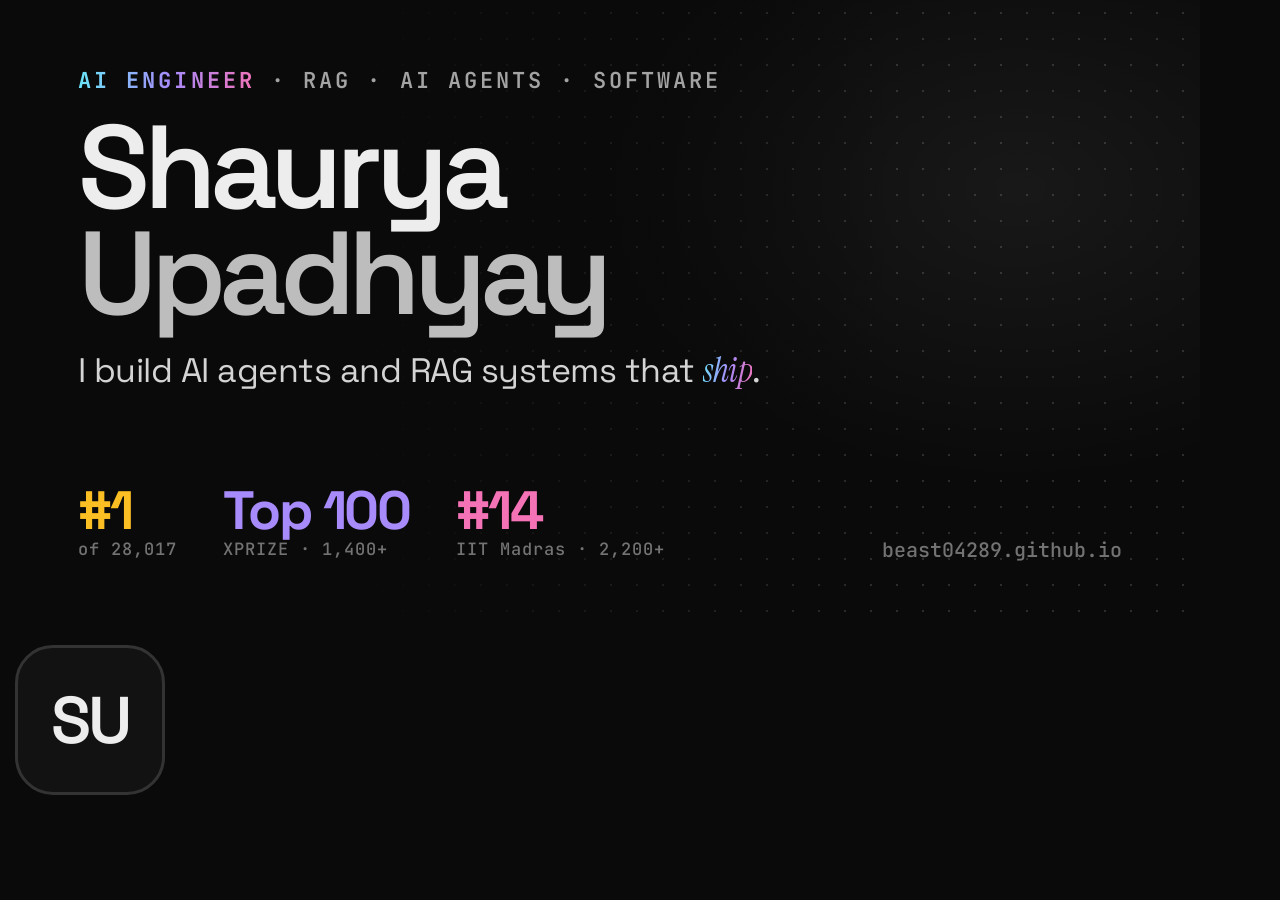
<file: og-card.html>
<!doctype html>
<!-- Source for assets/img/og.png (1200×630) and apple-touch-icon.png. Not linked from the site. -->
<html lang="en">
<head>
  <meta charset="utf-8">
  <title>og card</title>
  <style>
    @font-face { font-family: "Space Grotesk"; src: url("assets/fonts/space-grotesk-latin.woff2") format("woff2"); font-weight: 300 700; }
    @font-face { font-family: "JetBrains Mono"; src: url("assets/fonts/jetbrains-mono-latin.woff2") format("woff2"); font-weight: 400 700; }
    @font-face { font-family: "Instrument Serif"; src: url("assets/fonts/instrument-serif-italic-latin.woff2") format("woff2"); font-style: italic; }
    * { box-sizing: border-box; }
    body { margin: 0; background: #0a0a0a; }
    .card {
      position: relative; width: 1200px; height: 630px; overflow: hidden; padding: 70px 78px;
      background:
        radial-gradient(600px 420px at 85% 30%, rgba(255,255,255,.06), transparent 70%),
        radial-gradient(1px 1px at 50% 50%, rgba(255,255,255,.14) 99%, transparent) 0 0 / 26px 26px,
        #0a0a0a;
      color: #ededed; font-family: "Space Grotesk", sans-serif;
      display: grid; align-content: space-between;
    }
    .card::after { content: ""; position: absolute; inset: 0; background: linear-gradient(90deg, #0a0a0a 30%, transparent 75%); pointer-events: none; }
    .card > * { position: relative; z-index: 1; }
    .role { font: 600 22px/1 "JetBrains Mono", monospace; letter-spacing: .14em; text-transform: uppercase; color: #a3a3a3; }
    .role b { background: linear-gradient(100deg, #67e8f9, #a78bfa 52%, #f472b6); -webkit-background-clip: text; background-clip: text; color: transparent; }
    h1 { margin: 22px 0 0; font-size: 118px; line-height: .9; letter-spacing: -.055em; font-weight: 600; }
    h1 span { color: #bdbdbd; }
    p { margin: 22px 0 0; font-size: 34px; color: #d4d4d4; letter-spacing: -.015em; }
    p em { font-family: "Instrument Serif", serif; background: linear-gradient(100deg, #67e8f9, #a78bfa 52%, #f472b6); -webkit-background-clip: text; background-clip: text; color: transparent; }
    .stats { display: flex; gap: 46px; align-items: flex-end; }
    .stat b { display: block; font-size: 54px; letter-spacing: -.04em; line-height: 1; }
    .stat span { font: 500 17px/1.3 "JetBrains Mono", monospace; color: #737373; letter-spacing: .06em; }
    .url { margin-left: auto; font: 500 20px/1 "JetBrains Mono", monospace; color: #737373; }
    .icon { width: 180px; height: 180px; display: grid; place-items: center; background: #0a0a0a; border-radius: 0; }
    .icon div { width: 150px; height: 150px; border-radius: 38px; border: 3px solid #333; display: grid; place-items: center; font: 600 66px/1 "Space Grotesk"; letter-spacing: -.04em; color: #ededed; background: #121212; }
  </style>
</head>
<body>
  <div class="card" id="og">
    <div>
      <div class="role"><b>AI Engineer</b> · RAG · AI agents · Software</div>
      <h1>Shaurya<br><span>Upadhyay</span></h1>
      <p>I build AI agents and RAG systems that <em>ship</em>.</p>
    </div>
    <div class="stats">
      <div class="stat"><b style="color:#fbbf24">#1</b><span>of 28,017</span></div>
      <div class="stat"><b style="color:#a78bfa">Top 100</b><span>XPRIZE · 1,400+</span></div>
      <div class="stat"><b style="color:#f472b6">#14</b><span>IIT Madras · 2,200+</span></div>
      <div class="url">beast04289.github.io</div>
    </div>
  </div>
  <div class="icon" id="icon"><div>SU</div></div>
</body>
</html>
</file>
<file: assets/vendor/lenis.css>
html.lenis,
html.lenis body {
  height: auto;
}

.lenis:not(.lenis-autoToggle).lenis-stopped {
  overflow: clip;
}

.lenis [data-lenis-prevent],
.lenis [data-lenis-prevent-wheel],
.lenis [data-lenis-prevent-touch],
.lenis [data-lenis-prevent-vertical],
.lenis [data-lenis-prevent-horizontal] {
  overscroll-behavior: contain;
}

.lenis.lenis-smooth iframe {
  pointer-events: none;
}

.lenis.lenis-autoToggle {
  transition-property: overflow;
  transition-duration: 1ms;
  transition-behavior: allow-discrete;
}
</file>
<file: assets/css/main.css>
/* =====================================================================
   Shaurya Upadhyay — portfolio
   Black & grey surfaces; colour lives only in words and numbers
   (cyan → violet → pink, gold for awards). Space Grotesk / JetBrains Mono /
   Instrument Serif. Nothing is hidden by default: start states are set by JS.
   ===================================================================== */

@font-face {
  font-family: "Space Grotesk";
  src: url("../fonts/space-grotesk-latin.woff2") format("woff2");
  font-weight: 300 700;
  font-display: swap;
}
@font-face {
  font-family: "JetBrains Mono";
  src: url("../fonts/jetbrains-mono-latin.woff2") format("woff2");
  font-weight: 400 700;
  font-display: swap;
}
@font-face {
  font-family: "Instrument Serif";
  src: url("../fonts/instrument-serif-italic-latin.woff2") format("woff2");
  font-style: italic;
  font-weight: 400;
  font-display: swap;
}

:root {
  /* surfaces: neutral black → grey */
  --bg: #0a0a0a;
  --bg-2: #0f0f0f;
  --panel: #141414;
  --panel-2: #191919;
  --raise: #202020;
  --line: rgba(255, 255, 255, 0.08);
  --line-2: rgba(255, 255, 255, 0.14);
  --line-3: rgba(255, 255, 255, 0.24);
  /* type */
  --text: #ededed;
  --soft: #d4d4d4;
  --muted: #a3a3a3;
  --dim: #737373;
  /* colour — words & numbers only */
  --cyan: #22d3ee;
  --sky: #38bdf8;
  --violet: #a78bfa;
  --pink: #f472b6;
  --gold: #fbbf24;
  --green: #34d399;
  --grad: linear-gradient(100deg, #67e8f9 0%, #a78bfa 52%, #f472b6 100%);
  --sans: "Space Grotesk", ui-sans-serif, system-ui, -apple-system, "Segoe UI", Roboto, sans-serif;
  --mono: "JetBrains Mono", ui-monospace, SFMono-Regular, Consolas, "Liberation Mono", monospace;
  --serif: "Instrument Serif", "Iowan Old Style", Georgia, serif;
  --ease: cubic-bezier(0.16, 1, 0.3, 1);
  --radius: 22px;
  --gutter: clamp(20px, 4.2vw, 64px);
  --maxw: 1320px;
  --nav-h: 72px;
}

*,
*::before,
*::after { box-sizing: border-box; }

html {
  color-scheme: dark;
  -webkit-text-size-adjust: 100%;
  text-size-adjust: 100%;
}

body {
  margin: 0;
  background: var(--bg);
  color: var(--text);
  font: 400 1rem/1.6 var(--sans);
  -webkit-font-smoothing: antialiased;
  -moz-osx-font-smoothing: grayscale;
  overflow-x: clip;
}

img, svg, canvas { display: block; max-width: 100%; }
a { color: inherit; text-decoration: none; }
button { font: inherit; color: inherit; background: none; border: 0; cursor: pointer; }
::selection { background: rgba(255, 255, 255, 0.2); color: #fff; }

:focus-visible {
  outline: 2px solid var(--text);
  outline-offset: 3px;
  border-radius: 6px;
}

.sr-only {
  position: absolute !important;
  width: 1px; height: 1px;
  padding: 0; margin: -1px;
  overflow: hidden; clip: rect(0 0 0 0);
  white-space: nowrap; border: 0;
}

.skip {
  position: fixed; left: 16px; top: -60px; z-index: 200;
  padding: 10px 16px; border-radius: 10px;
  background: var(--text); color: var(--bg); font-weight: 600;
  transition: top 0.2s;
}
.skip:focus { top: 16px; }

.container {
  width: 100%;
  max-width: calc(var(--maxw) + var(--gutter) * 2);
  margin-inline: auto;
  padding-inline: var(--gutter);
}

/* ---------------------------------------------------------- type helpers */
.eyebrow {
  display: inline-flex; align-items: center; gap: 10px;
  margin: 0 0 18px;
  font: 500 0.76rem/1 var(--mono);
  letter-spacing: 0.18em; text-transform: uppercase;
  color: var(--dim);
}
.eyebrow::before { content: ""; width: 26px; height: 1px; background: var(--line-3); }
.serif { font-family: var(--serif); font-style: italic; font-weight: 400; letter-spacing: 0; }
.grad {
  background: var(--grad);
  -webkit-background-clip: text; background-clip: text;
  color: transparent;
}
h1, h2, h3, h4 { margin: 0; font-weight: 600; letter-spacing: -0.02em; line-height: 1.05; }
h2.title {
  font-size: clamp(2.4rem, 6.2vw, 5.6rem);
  letter-spacing: -0.035em;
  line-height: 0.98;
}
h2.title em,
.contact__title em,
.hero__title em {
  font-family: var(--serif); font-style: italic; font-weight: 400; letter-spacing: -0.01em;
  background: var(--grad); -webkit-background-clip: text; background-clip: text; color: transparent;
  padding-right: 0.08em;
}
[data-split] > div { padding-bottom: 0.14em; margin-bottom: -0.14em; }
.lede { max-width: 54ch; color: var(--muted); font-size: clamp(1.02rem, 1.25vw, 1.18rem); }
.mono { font-family: var(--mono); }

.section { position: relative; z-index: 2; padding-block: clamp(96px, 14vh, 160px); }
.section-head { display: grid; gap: 18px; margin-bottom: clamp(40px, 7vh, 80px); }

/* ---------------------------------------------------------- buttons & chips */
.btn {
  position: relative; display: inline-flex; align-items: center; gap: 10px;
  height: 54px; padding: 0 26px; border-radius: 999px;
  font-weight: 600; font-size: 0.98rem; letter-spacing: 0.01em;
  isolation: isolate; overflow: hidden;
  transition: color 0.4s var(--ease), border-color 0.4s var(--ease), background-color 0.4s var(--ease);
  will-change: transform;
}
.btn svg { width: 18px; height: 18px; flex: none; }
.btn--primary { background: var(--text); color: #0a0a0a; }
.btn--primary::before {
  content: ""; position: absolute; inset: 0; z-index: -1;
  background: #ffffff;
  transform: translateY(101%); transition: transform 0.55s var(--ease);
}
.btn--primary:hover::before { transform: translateY(0); }
.btn--ghost { border: 1px solid var(--line-2); color: var(--text); background: rgba(20, 20, 20, 0.55); backdrop-filter: blur(8px); }
.btn--ghost:hover { border-color: var(--line-3); background: rgba(32, 32, 32, 0.7); }

.chip {
  display: inline-flex; align-items: center; gap: 8px;
  padding: 6px 12px; border-radius: 999px;
  border: 1px solid var(--line-2); background: rgba(20, 20, 20, 0.7);
  font: 500 0.78rem/1.2 var(--mono); color: var(--soft);
}
.dot-live {
  position: relative; width: 8px; height: 8px; border-radius: 50%;
  background: var(--green); box-shadow: 0 0 0 0 rgba(52, 211, 153, 0.6);
  animation: ping 2s var(--ease) infinite;
}
@keyframes ping {
  0% { box-shadow: 0 0 0 0 rgba(52, 211, 153, 0.5); }
  80%, 100% { box-shadow: 0 0 0 10px rgba(52, 211, 153, 0); }
}

/* ---------------------------------------------------------- chrome: grain, progress, cursor */
.grain {
  pointer-events: none; position: fixed; inset: -50%; z-index: 80;
  opacity: 0.05;
  background-image: url("data:image/svg+xml,%3Csvg xmlns='http://www.w3.org/2000/svg' width='160' height='160'%3E%3Cfilter id='n'%3E%3CfeTurbulence type='fractalNoise' baseFrequency='.9' numOctaves='3' stitchTiles='stitch'/%3E%3C/filter%3E%3Crect width='100%25' height='100%25' filter='url(%23n)'/%3E%3C/svg%3E");
  animation: grain 1.2s steps(6) infinite;
}
@keyframes grain {
  0% { transform: translate(0, 0); }
  20% { transform: translate(-4%, 3%); }
  40% { transform: translate(3%, -5%); }
  60% { transform: translate(-6%, -2%); }
  80% { transform: translate(5%, 4%); }
  100% { transform: translate(0, 0); }
}

.progress { position: fixed; inset: 0 0 auto; height: 2px; z-index: 95; pointer-events: none; }
.progress span { display: block; height: 100%; background: var(--text); transform-origin: 0 50%; transform: scaleX(0); }

.cursor { display: none; }
@media (hover: hover) and (pointer: fine) {
  html.js.cursor-on .cursor { display: block; }
  html.js.cursor-on body,
  html.js.cursor-on a,
  html.js.cursor-on button { cursor: none; }
  html.js.cursor-on input { cursor: text; }
}
.cursor__dot, .cursor__ring {
  position: fixed; left: 0; top: 0; z-index: 120; pointer-events: none;
  border-radius: 50%;
}
.cursor__dot { width: 6px; height: 6px; background: #fff; mix-blend-mode: difference; }
.cursor__ring {
  width: 38px; height: 38px;
  border: 1px solid rgba(255, 255, 255, 0.5);
  display: grid; place-items: center;
  transition: width 0.45s var(--ease), height 0.45s var(--ease), background-color 0.45s var(--ease), border-color 0.45s var(--ease);
  mix-blend-mode: difference;
}
.cursor__label {
  font: 600 0.72rem/1 var(--mono); letter-spacing: 0.12em; text-transform: uppercase;
  color: #0a0a0a; opacity: 0; transition: opacity 0.25s;
}
.cursor.is-link .cursor__ring { width: 62px; height: 62px; border-color: rgba(255, 255, 255, 0.9); }
.cursor.is-view .cursor__ring { width: 96px; height: 96px; background: #fff; border-color: #fff; mix-blend-mode: normal; }
.cursor.is-view .cursor__label { opacity: 1; }
.cursor.is-view .cursor__dot { opacity: 0; }
.cursor.is-hidden .cursor__ring, .cursor.is-hidden .cursor__dot { opacity: 0; }

/* ---------------------------------------------------------- loader */
.loader { display: none; }
html.js:not(.is-ready) .loader {
  position: fixed; inset: 0; z-index: 150;
  display: grid; place-items: center;
  background: var(--bg);
}
.loader__inner { display: grid; justify-items: center; gap: 22px; }
.loader__mark { width: 64px; height: 64px; }
.loader__name {
  overflow: hidden;
  font: 600 clamp(1.3rem, 3.2vw, 2.2rem)/1 var(--sans); letter-spacing: 0.32em; text-transform: uppercase;
}
.loader__name span { display: inline-block; }
.loader__bar { width: min(280px, 60vw); height: 1px; background: var(--line-2); overflow: hidden; }
.loader__bar span { display: block; height: 100%; background: var(--text); transform-origin: 0 50%; transform: scaleX(0); }
.loader__count { font: 500 0.8rem/1 var(--mono); color: var(--dim); letter-spacing: 0.2em; }

/* ---------------------------------------------------------- nav */
.nav {
  position: fixed; inset: 0 0 auto; z-index: 70;
  height: var(--nav-h);
  transition: transform 0.6s var(--ease), background-color 0.4s, border-color 0.4s;
  border-bottom: 1px solid transparent;
}
.nav.is-scrolled { background: rgba(10, 10, 10, 0.72); backdrop-filter: blur(14px) saturate(120%); -webkit-backdrop-filter: blur(14px) saturate(120%); border-color: var(--line); }
.nav.is-hidden { transform: translateY(-100%); }
.nav__inner { height: 100%; display: grid; grid-template-columns: 1fr auto 1fr; align-items: center; gap: 24px; }
.nav__inner > nav { grid-column: 2; }
.nav__cta, .nav__toggle { grid-column: 3; justify-self: end; }
.nav__links { display: flex; align-items: center; gap: 4px; margin: 0; padding: 0; list-style: none; }
.nav__links a {
  position: relative; display: block; padding: 10px 14px; border-radius: 999px;
  font: 500 0.8rem/1 var(--mono); letter-spacing: 0.06em; color: var(--dim);
  transition: color 0.3s, background-color 0.3s;
}
.nav__links a:hover { color: var(--text); }
.nav__links a.is-active { color: var(--text); background: rgba(255, 255, 255, 0.06); }
.nav__cta { height: 42px; padding: 0 18px; font-size: 0.86rem; }
.nav__toggle { display: none; width: 44px; height: 44px; border-radius: 50%; border: 1px solid var(--line-2); place-items: center; }
.nav__toggle span { display: block; width: 16px; height: 1.5px; background: var(--text); position: relative; transition: background-color 0.3s; }
.nav__toggle span::before,
.nav__toggle span::after { content: ""; position: absolute; left: 0; width: 16px; height: 1.5px; background: var(--text); transition: transform 0.4s var(--ease), top 0.4s var(--ease); }
.nav__toggle span::before { top: -5px; }
.nav__toggle span::after { top: 5px; }
.menu-open .nav__toggle span { background: transparent; }
.menu-open .nav__toggle span::before { top: 0; transform: rotate(45deg); }
.menu-open .nav__toggle span::after { top: 0; transform: rotate(-45deg); }

.menu {
  position: fixed; inset: 0; z-index: 65; display: none;
  padding: calc(var(--nav-h) + 30px) var(--gutter) 40px;
  background: rgba(10, 10, 10, 0.97); backdrop-filter: blur(10px);
}
.menu-open .menu { display: grid; align-content: start; gap: 6px; }
.menu a { font-size: clamp(2.2rem, 10vw, 3.4rem); font-weight: 600; letter-spacing: -0.03em; padding: 4px 0; }
.menu a small { font: 500 0.8rem var(--mono); color: var(--dim); margin-right: 14px; vertical-align: middle; }

/* ---------------------------------------------------------- WebGL canvas & fallback */
.gl {
  position: fixed; inset: 0; z-index: 0;
  width: 100%; height: 100%;
  pointer-events: none;
}
.gl-fallback {
  position: fixed; inset: 0; z-index: 0; pointer-events: none; display: none;
  background:
    radial-gradient(40vmax 40vmax at 72% 34%, rgba(255, 255, 255, 0.06), transparent 62%),
    radial-gradient(1px 1px at 50% 50%, rgba(255, 255, 255, 0.18) 99%, transparent) 0 0 / 28px 28px;
  -webkit-mask-image: radial-gradient(70% 70% at 60% 40%, #000, transparent);
  mask-image: radial-gradient(70% 70% at 60% 40%, #000, transparent);
}
html.no-gl .gl-fallback { display: block; }
html.no-gl .gl { display: none; }

/* ---------------------------------------------------------- hero */
.hero {
  position: relative; z-index: 2;
  min-height: 100svh;
  display: grid; align-items: end;
  padding: calc(var(--nav-h) + 40px) 0 clamp(36px, 7vh, 72px);
}
.hero__inner { display: grid; gap: clamp(18px, 2.6vh, 28px); }
/* availability pill: a light travels around a hairline border; roles carry the gradient */
@property --spin { syntax: "<angle>"; initial-value: 0deg; inherits: false; }
.status {
  position: relative; justify-self: start; isolation: isolate;
  display: inline-flex; align-items: center; gap: 12px;
  padding: 12px 18px 12px 20px; border-radius: 999px;
  background: linear-gradient(180deg, rgba(255, 255, 255, 0.07), rgba(255, 255, 255, 0.015) 60%), #0e0e0e;
  box-shadow: inset 0 1px 0 rgba(255, 255, 255, 0.08), 0 18px 40px -18px rgba(0, 0, 0, 0.9);
  font: 500 0.95rem/1 var(--sans); letter-spacing: -0.005em; color: var(--soft);
}
.status::before {
  content: ""; position: absolute; inset: 0; z-index: -1; border-radius: inherit; padding: 1px;
  background: conic-gradient(from var(--spin), rgba(255, 255, 255, 0.12) 0deg, rgba(255, 255, 255, 0.12) 240deg,
    rgba(255, 255, 255, 0.75) 305deg, rgba(255, 255, 255, 0.12) 360deg);
  -webkit-mask: linear-gradient(#000 0 0) content-box, linear-gradient(#000 0 0);
  -webkit-mask-composite: xor;
  mask: linear-gradient(#000 0 0) content-box, linear-gradient(#000 0 0);
  mask-composite: exclude;
  animation: spin 5s linear infinite;
}
@keyframes spin { to { --spin: 360deg; } }
.status__text b { font-weight: 600; background: var(--grad); -webkit-background-clip: text; background-clip: text; color: transparent; }
.status__arrow { width: 16px; height: 16px; flex: none; color: var(--dim); transition: transform 0.45s var(--ease), color 0.3s; }
.status:hover .status__arrow, .status:focus-visible .status__arrow { transform: translateX(4px); color: var(--text); }
.hero__role { margin: 0; font: 500 0.82rem/1.3 var(--mono); letter-spacing: 0.16em; text-transform: uppercase; color: var(--muted); }
.hero__role b { font-weight: 600; background: var(--grad); -webkit-background-clip: text; background-clip: text; color: transparent; }
.hero__title {
  font-size: clamp(3.6rem, 12.4vw, 12.5rem);
  line-height: 0.86; letter-spacing: -0.055em; font-weight: 600;
  margin-left: -0.04em;
}
.hero__title .line { display: block; overflow: hidden; padding-bottom: 0.06em; }
.hero__title .line:last-child { padding-left: clamp(0px, 9vw, 160px); color: #bdbdbd; }
.hero__row { display: grid; grid-template-columns: minmax(0, 1.25fr) minmax(0, 1fr); gap: clamp(24px, 4vw, 64px); align-items: end; }
.hero__lede {
  margin: 0; max-width: 30ch;
  font-size: clamp(1.35rem, 2.35vw, 2.15rem); line-height: 1.22; letter-spacing: -0.015em; color: var(--soft);
}
.hero__lede .rotator {
  display: inline-block; min-width: 4.6ch;
  font-family: var(--serif); font-style: italic; font-weight: 400;
  background: var(--grad); -webkit-background-clip: text; background-clip: text; color: transparent;
  padding-right: 0.08em;
}
.hero__side { display: grid; gap: 22px; justify-items: start; }
.proof { display: grid; gap: 10px; margin: 0; padding: 0; list-style: none; }
.proof li { display: flex; align-items: baseline; gap: 12px; font-size: 0.95rem; color: var(--muted); }
.proof b { min-width: 5.4ch; font: 600 1.05rem/1 var(--sans); letter-spacing: -0.01em; color: var(--accent, var(--text)); }
.hero__cta { display: flex; flex-wrap: wrap; gap: 12px; }
.hero__meta {
  display: flex; justify-content: space-between; gap: 16px; flex-wrap: wrap;
  margin-top: clamp(26px, 5vh, 54px); padding-top: 18px; border-top: 1px solid var(--line);
  font: 500 0.72rem/1.4 var(--mono); letter-spacing: 0.14em; text-transform: uppercase; color: var(--dim);
}
.scroll-cue { display: inline-flex; align-items: center; gap: 10px; color: var(--muted); }
.scroll-cue i { position: relative; width: 1px; height: 28px; background: var(--line-2); overflow: hidden; }
.scroll-cue i::after {
  content: ""; position: absolute; inset: 0; background: var(--text);
  animation: cue 1.8s var(--ease) infinite;
}
@keyframes cue { 0% { transform: translateY(-100%); } 60%, 100% { transform: translateY(100%); } }

/* ---------------------------------------------------------- manifesto */
.manifesto { position: relative; z-index: 2; }
.manifesto__pin { min-height: 100svh; display: grid; align-content: center; padding-block: calc(var(--nav-h) + 4vh) 6vh; }
.manifesto__facts { padding-bottom: clamp(60px, 10vh, 120px); }
.manifesto__text {
  margin: 0; max-width: 25ch;
  font-size: clamp(2rem, 4.4vw, 4.3rem); line-height: 1.08; letter-spacing: -0.035em; font-weight: 500;
}
.manifesto__text .hl {
  font-family: var(--serif); font-style: italic; font-weight: 400; letter-spacing: -0.01em;
  background: var(--grad); -webkit-background-clip: text; background-clip: text; color: transparent;
}
.manifesto__text .hl .word,
.manifesto__text .hl div { background: inherit; -webkit-background-clip: text; background-clip: text; color: transparent; }
.facts {
  display: grid; grid-template-columns: auto 1fr; gap: clamp(22px, 4vw, 48px); align-items: center;
  max-width: 980px; padding-top: clamp(28px, 5vh, 48px); border-top: 1px solid var(--line);
}
.portrait {
  position: relative; margin: 0; width: clamp(120px, 14vw, 180px); aspect-ratio: 1; border-radius: 28px; overflow: hidden;
  border: 1px solid var(--line-2);
  box-shadow: 0 30px 80px -30px rgba(0, 0, 0, 0.9);
}
.portrait img { width: 100%; height: 100%; object-fit: cover; filter: grayscale(0.15) contrast(1.03); }
.facts dl { margin: 0; display: grid; grid-template-columns: repeat(4, minmax(0, 1fr)); gap: 18px 26px; }
.facts dt { font: 500 0.68rem/1 var(--mono); letter-spacing: 0.16em; text-transform: uppercase; color: var(--dim); margin-bottom: 8px; }
.facts dd { margin: 0; font-size: 1.02rem; color: var(--soft); }

/* ---------------------------------------------------------- numbers */
.numbers { background: linear-gradient(180deg, transparent, var(--bg) 14%); }
.stats { display: grid; grid-template-columns: repeat(3, minmax(0, 1fr)); gap: 1px; background: var(--line); border: 1px solid var(--line); border-radius: var(--radius); overflow: hidden; }
.stat {
  position: relative; display: grid; align-content: space-between; gap: 34px;
  min-height: clamp(260px, 32vh, 330px); padding: clamp(24px, 2.6vw, 38px);
  background: var(--bg-2); overflow: hidden;
  transition: background-color 0.5s var(--ease);
}
.stat:hover { background: var(--panel); }
.stat__top { display: flex; justify-content: space-between; gap: 12px; font: 500 0.7rem/1.3 var(--mono); letter-spacing: 0.14em; text-transform: uppercase; color: var(--dim); }
.stat__top span:last-child { color: var(--muted); }
.stat__value {
  display: flex; align-items: baseline; gap: 10px; flex-wrap: wrap;
  font-size: clamp(3.4rem, 6.8vw, 6.6rem); font-weight: 600; letter-spacing: -0.05em; line-height: 0.9;
  font-variant-numeric: tabular-nums;
}
.stat__value .num {
  background: linear-gradient(120deg, color-mix(in srgb, var(--accent) 55%, #fff), var(--accent) 55%, color-mix(in srgb, var(--accent) 70%, #000));
  -webkit-background-clip: text; background-clip: text; color: transparent;
}
.stat__value small { font-size: 0.26em; letter-spacing: 0; color: var(--muted); font-weight: 500; }
.stat__label { position: relative; margin: 0; color: var(--soft); font-size: 1.02rem; line-height: 1.45; }
.stat__label span { display: block; margin-top: 6px; font-size: 0.9rem; color: var(--dim); }

/* ---------------------------------------------------------- process (scrollytelling) */
.process { background: var(--bg); }
.process__grid { display: grid; grid-template-columns: minmax(0, 0.9fr) minmax(0, 1.1fr); gap: clamp(28px, 5vw, 80px); }
.process__steps { display: grid; padding-bottom: 18vh; }
.step {
  min-height: 72vh; display: grid; align-content: center; gap: 14px;
  transition: opacity 0.5s var(--ease);
}
html.js .process.is-live .step { opacity: 0.25; }
html.js .process.is-live .step.is-active { opacity: 1; }
.step__n { font: 500 0.78rem/1 var(--mono); letter-spacing: 0.18em; color: var(--dim); }
.step__n b { font-weight: 600; background: var(--grad); -webkit-background-clip: text; background-clip: text; color: transparent; }
.step h3 { font-size: clamp(1.8rem, 3.2vw, 2.8rem); letter-spacing: -0.03em; }
.step p { margin: 0; color: var(--muted); font-size: 1.06rem; max-width: 46ch; }
.step p b { color: var(--text); font-weight: 600; }
.step .src { font: 500 0.74rem/1.5 var(--mono); color: var(--dim); letter-spacing: 0.02em; }
.process__viz { position: relative; }
.viz {
  position: sticky; top: calc(var(--nav-h) + 4vh);
  height: calc(100svh - var(--nav-h) - 8vh); max-height: 720px;
  display: grid; grid-template-columns: 170px 1fr; gap: 0;
  border: 1px solid var(--line); border-radius: 28px;
  background:
    radial-gradient(60% 50% at 70% 20%, rgba(255, 255, 255, 0.045), transparent 70%),
    var(--bg-2);
  overflow: hidden;
}
.viz::before {
  content: ""; position: absolute; inset: 0; pointer-events: none;
  background: radial-gradient(1px 1px at 50% 50%, rgba(255, 255, 255, 0.12) 99%, transparent) 0 0 / 22px 22px;
  -webkit-mask-image: radial-gradient(80% 80% at 70% 40%, #000, transparent);
  mask-image: radial-gradient(80% 80% at 70% 40%, #000, transparent);
}
.viz__hud {
  position: absolute; left: 22px; right: 22px; top: 18px; z-index: 2;
  display: flex; justify-content: space-between; gap: 12px;
  font: 500 0.68rem/1.3 var(--mono); letter-spacing: 0.14em; text-transform: uppercase; color: var(--dim);
}
.viz__hud b { color: var(--text); font-weight: 600; }
.pipe-wrap { position: relative; z-index: 1; border-right: 1px solid var(--line); }
.pipe {
  position: relative; height: 100%; margin: 0; padding: 74px 0 40px 28px; list-style: none;
  display: grid; align-content: space-between;
}
.pipe::before { content: ""; position: absolute; left: 34px; top: 84px; bottom: 50px; width: 1px; background: var(--line-2); }
.pipe__fill { position: absolute; left: 34px; top: 84px; width: 1px; height: calc(100% - 134px); background: var(--text); transform-origin: 50% 0; transform: scaleY(0); }
.pipe li { position: relative; display: flex; align-items: center; gap: 14px; font: 500 0.82rem/1 var(--mono); letter-spacing: 0.08em; text-transform: uppercase; color: var(--dim); transition: color 0.4s; }
.pipe__dot { position: relative; width: 13px; height: 13px; border-radius: 50%; background: var(--bg-2); border: 1px solid var(--line-3); transition: background-color 0.4s, border-color 0.4s, box-shadow 0.4s; }
.pipe li.is-done { color: var(--muted); }
.pipe li.is-done .pipe__dot { background: var(--muted); border-color: var(--muted); }
.pipe li.is-active { color: var(--text); }
.pipe li.is-active .pipe__dot { background: #fff; border-color: #fff; box-shadow: 0 0 0 6px rgba(255, 255, 255, 0.08); }
.pipe li.is-active .pipe__name { background: var(--grad); -webkit-background-clip: text; background-clip: text; color: transparent; }
.panels { position: relative; z-index: 1; }
.panel {
  position: absolute; inset: 70px 26px 48px 26px;
  display: grid; align-content: center; gap: 18px;
}
/* without JS only the first panel shows (the step text carries the rest); with JS, GSAP crossfades them */
.panel:not([data-panel="1"]) { visibility: hidden; }
html.js .panel { visibility: hidden; opacity: 0; }
.panel__title { font: 500 0.7rem/1 var(--mono); letter-spacing: 0.16em; text-transform: uppercase; color: var(--dim); }
.panel__big { font-size: clamp(1.6rem, 2.6vw, 2.3rem); font-weight: 600; letter-spacing: -0.03em; line-height: 1.1; }
.panel__big em { font-style: normal; background: var(--grad); -webkit-background-clip: text; background-clip: text; color: transparent; }
.code {
  margin: 0; padding: 18px 20px; border: 1px solid var(--line); border-radius: 14px; background: #0b0b0b;
  font: 400 0.82rem/1.7 var(--mono); color: var(--muted); white-space: pre; overflow: hidden;
}
.code .k { color: var(--soft); }
.code .s { color: #86efac; }
.code .n { color: var(--gold); }
.flow { display: grid; gap: 10px; }
.flow__row { display: flex; align-items: center; gap: 10px; flex-wrap: wrap; }
.node {
  padding: 10px 14px; border-radius: 12px; border: 1px solid var(--line-2); background: var(--panel);
  font: 500 0.78rem/1.2 var(--mono); color: var(--soft);
}
.node b { display: block; margin-bottom: 4px; font: 600 0.62rem/1 var(--mono); letter-spacing: 0.14em; text-transform: uppercase; color: var(--dim); }
.node--hot { border-color: var(--line-3); background: var(--raise); color: var(--text); }
.arrow { color: var(--dim); font: 500 0.9rem/1 var(--mono); }
.rank { display: grid; gap: 8px; }
.rank div { display: grid; grid-template-columns: 76px 1fr; align-items: center; gap: 12px; font: 500 0.74rem/1 var(--mono); color: var(--muted); }
.rank i { display: block; height: 8px; border-radius: 99px; background: linear-gradient(90deg, #d4d4d4, #737373); transform-origin: 0 50%; }
.meter { display: grid; gap: 12px; }
.meter div { display: grid; grid-template-columns: 120px 1fr; align-items: center; gap: 12px; font: 500 0.76rem/1 var(--mono); color: var(--muted); }
.meter i { display: block; height: 8px; border-radius: 99px; background: var(--raise); overflow: hidden; }
.meter i::after { content: ""; display: block; height: 100%; width: var(--w, 60%); border-radius: inherit; background: linear-gradient(90deg, #e5e5e5, #8a8a8a); transform-origin: 0 50%; transform: scaleX(var(--s, 1)); }
.loop { display: grid; grid-template-columns: repeat(3, minmax(0, 1fr)); gap: 10px; }
.loop .node { text-align: center; }
.badge {
  justify-self: start; display: inline-flex; align-items: center; gap: 8px; padding: 7px 12px; border-radius: 999px;
  border: 1px solid var(--line-2); background: var(--panel); font: 500 0.74rem/1 var(--mono); color: var(--soft);
}
.badge em { font-style: normal; color: var(--green); }
.ship { display: grid; gap: 14px; }
.ship__bar { display: grid; gap: 8px; font: 500 0.76rem/1 var(--mono); color: var(--muted); }
.ship__bar i { display: block; height: 10px; border-radius: 99px; background: linear-gradient(90deg, #e5e5e5, #8a8a8a); transform-origin: 0 50%; }
.ship__bar--after i { width: 9%; min-width: 14px; }
.panel__note { font: 500 0.66rem/1.4 var(--mono); color: var(--dim); }

/* ---------------------------------------------------------- work (horizontal) */
.work { position: relative; z-index: 2; background: var(--bg); padding-block: clamp(80px, 12vh, 140px) 0; }
.work__head { margin-bottom: 0; }
/* Default: a vertical stack (no JS, reduced motion, mobile). The pinned horizontal
   gallery is only switched on for desktop when JS runs and motion is allowed. */
.work__pin { overflow: visible; }
.work__track {
  display: flex; flex-direction: column; gap: clamp(18px, 2vw, 28px);
  width: 100%; max-width: calc(var(--maxw) + var(--gutter) * 2); margin-inline: auto;
  padding: clamp(40px, 8vh, 80px) var(--gutter) clamp(80px, 12vh, 140px);
}
.work__intro { display: none; }
@media (min-width: 900px) and (prefers-reduced-motion: no-preference) {
  html.js .work__pin { height: 100svh; display: flex; align-items: center; overflow: hidden; }
  html.js .work__track { flex-direction: row; width: max-content; max-width: none; margin: 0; padding-block: 0; }
  html.js .work__track .project { width: min(78vw, 1060px); }
  html.js .work__intro { display: grid; }
  html.js .work__outro { width: min(44vw, 560px); padding-right: var(--gutter); }
}
.project {
  --accent: var(--cyan);
  position: relative; flex: none;
  width: 100%; min-height: min(72vh, 640px);
  display: grid; grid-template-columns: minmax(0, 1.05fr) minmax(0, 1fr);
  border: 1px solid var(--line); border-radius: 30px; overflow: hidden;
  background: linear-gradient(160deg, var(--panel-2), var(--bg-2) 62%);
  transform-style: preserve-3d;
}
.project::after {
  content: ""; position: absolute; inset: 0; pointer-events: none; border-radius: inherit;
  background: radial-gradient(520px circle at var(--gx, 50%) var(--gy, 0%), rgba(255, 255, 255, 0.06), transparent 45%);
  opacity: 0; transition: opacity 0.4s;
}
.project:hover::after { opacity: 1; }
.project__link { color: inherit; }
.project__link::after { content: ""; position: absolute; inset: 0; z-index: 1; border-radius: inherit; }
.project__links a { position: relative; z-index: 2; }
.project:has(.project__link:focus-visible) { outline: 2px solid var(--text); outline-offset: 4px; }
.project__link:focus-visible { outline: none; }
.project__body { display: grid; align-content: space-between; gap: 26px; padding: clamp(26px, 3.2vw, 46px); }
.project__top { display: flex; justify-content: space-between; align-items: center; gap: 12px; font: 500 0.72rem/1 var(--mono); letter-spacing: 0.16em; color: var(--dim); text-transform: uppercase; }
.project__idx { color: var(--muted); }
.project h3 { font-size: clamp(2.4rem, 4.6vw, 4.4rem); letter-spacing: -0.045em; line-height: 0.95; }
.project__cat { margin-top: 12px; font: 500 0.78rem/1.3 var(--mono); letter-spacing: 0.12em; text-transform: uppercase; color: var(--accent); }
.project p { margin: 0; color: var(--muted); max-width: 46ch; }
.award {
  display: inline-flex; align-items: center; gap: 8px; align-self: start; justify-self: start;
  padding: 7px 12px; border-radius: 999px; border: 1px solid var(--line-2); background: var(--panel);
  font: 600 0.7rem/1.2 var(--mono); letter-spacing: 0.06em; color: #fcd34d; text-transform: uppercase;
}
.award svg { width: 14px; height: 14px; }
.metrics { display: grid; grid-template-columns: repeat(3, minmax(0, 1fr)); gap: 0; border-top: 1px solid var(--line); padding-top: 18px; }
.metrics div + div { border-left: 1px solid var(--line); padding-left: 16px; }
.metrics b {
  display: block; font-size: clamp(1.4rem, 2.2vw, 2rem); letter-spacing: -0.03em; line-height: 1.1;
  background: linear-gradient(120deg, color-mix(in srgb, var(--accent) 55%, #fff), var(--accent));
  -webkit-background-clip: text; background-clip: text; color: transparent;
}
.metrics span { font: 500 0.66rem/1.3 var(--mono); letter-spacing: 0.1em; text-transform: uppercase; color: var(--dim); }
.tags { display: flex; flex-wrap: wrap; gap: 8px; margin: 0; padding: 0; list-style: none; }
.tags li { padding: 5px 10px; border-radius: 999px; border: 1px solid var(--line-2); font: 500 0.7rem/1.2 var(--mono); color: var(--soft); background: var(--panel); }
.project__links { display: flex; flex-wrap: wrap; gap: 10px; }
.link-pill {
  display: inline-flex; align-items: center; gap: 8px; padding: 9px 14px; border-radius: 999px;
  border: 1px solid var(--line-2); font: 500 0.76rem/1 var(--mono); color: var(--text);
  transition: background-color 0.3s, border-color 0.3s;
}
.link-pill:hover { background: rgba(255, 255, 255, 0.06); border-color: var(--line-3); }
.link-pill svg { width: 14px; height: 14px; }
.project__art {
  position: relative; display: grid; place-items: center; overflow: hidden;
  background:
    radial-gradient(70% 60% at 50% 40%, rgba(255, 255, 255, 0.05), transparent 70%),
    radial-gradient(1px 1px at 50% 50%, rgba(255, 255, 255, 0.1) 99%, transparent) 0 0 / 20px 20px;
  border-left: 1px solid var(--line);
}
.project__art svg { width: 86%; height: auto; }
.work__intro, .work__outro { flex: none; align-content: center; gap: 20px; }
.work__intro { width: min(34vw, 440px); }
.work__outro { display: grid; width: 100%; max-width: 640px; }
.more { margin: 0; padding: 0; list-style: none; display: grid; gap: 2px; }
.more a {
  display: grid; grid-template-columns: 1fr auto; gap: 4px 16px; padding: 14px 4px;
  border-bottom: 1px solid var(--line); transition: background-color 0.3s;
}
.more a:hover { background: rgba(255, 255, 255, 0.03); }
.more b { font-weight: 600; color: var(--text); }
.more span { grid-column: 1; color: var(--dim); font-size: 0.88rem; }
.more i { grid-row: 1 / span 2; grid-column: 2; align-self: center; font: 500 0.7rem var(--mono); color: var(--dim); font-style: normal; }
.hint { font: 500 0.76rem/1 var(--mono); letter-spacing: 0.14em; text-transform: uppercase; color: var(--dim); display: inline-flex; gap: 10px; align-items: center; }

/* ---------------------------------------------------------- journey */
.journey { background: var(--bg); overflow-x: clip; }
.timeline { position: relative; display: grid; gap: clamp(26px, 5vh, 48px); max-width: 1040px; margin-inline: auto; }
.timeline__line { position: absolute; left: 50%; top: 0; bottom: 0; width: 1px; transform: translateX(-50%); background: rgba(255, 255, 255, 0.1); }
.timeline__fill { position: absolute; inset: 0; background: linear-gradient(180deg, #ededed, #737373); transform-origin: 50% 0; }
.tl { position: relative; display: grid; grid-template-columns: 1fr 1fr; gap: 72px; align-items: start; }
.tl__when { margin: 0; text-align: right; padding-top: 18px; font: 500 0.78rem/1.4 var(--mono); letter-spacing: 0.12em; text-transform: uppercase; color: var(--muted); }
.tl__card { position: relative; padding: 22px 24px; border: 1px solid var(--line); border-radius: 20px; background: linear-gradient(160deg, var(--panel), var(--bg-2)); }
.tl__card h3 { font-size: 1.26rem; letter-spacing: -0.02em; }
.tl__card p { margin: 8px 0 0; color: var(--muted); font-size: 0.96rem; }
.tl__card .tl__tag { display: inline-block; margin-bottom: 10px; font: 600 0.66rem/1 var(--mono); letter-spacing: 0.14em; text-transform: uppercase; color: var(--accent, var(--muted)); }
.tl:nth-child(even) .tl__when { order: 2; text-align: left; }
.tl:nth-child(even) .tl__card { order: 1; }
.tl__node {
  position: absolute; left: 50%; top: 22px; width: 13px; height: 13px; border-radius: 50%;
  transform: translateX(-50%); background: var(--bg); border: 1px solid var(--line-3);
  box-shadow: 0 0 0 6px var(--bg);
}
.tl--now .tl__node { background: var(--green); border-color: var(--green); }

/* ---------------------------------------------------------- stack */
.stack { background: var(--bg); overflow: hidden; }
.marquee { position: relative; display: grid; gap: 16px; margin-block: 10px clamp(48px, 8vh, 80px); }
.marquee::before, .marquee::after { content: ""; position: absolute; top: 0; bottom: 0; width: 12vw; z-index: 2; pointer-events: none; }
.marquee::before { left: 0; background: linear-gradient(90deg, var(--bg), transparent); }
.marquee::after { right: 0; background: linear-gradient(-90deg, var(--bg), transparent); }
.marquee__row { display: flex; width: max-content; }
.marquee__row ul { display: flex; gap: 16px; margin: 0; padding: 0 16px 0 0; list-style: none; }
.tech {
  display: inline-flex; align-items: center; gap: 12px; padding: 14px 20px 14px 16px;
  border: 1px solid var(--line); border-radius: 18px; background: var(--bg-2);
  font: 500 0.98rem/1 var(--sans); color: var(--soft); white-space: nowrap;
  transition: border-color 0.3s, color 0.3s, transform 0.4s var(--ease);
}
.tech svg { width: 26px; height: 26px; filter: grayscale(1) brightness(1.25); opacity: 0.7; transition: filter 0.4s, opacity 0.4s; }
.tech:hover { border-color: var(--line-3); color: var(--text); transform: translateY(-3px); }
.tech:hover svg { filter: none; opacity: 1; }
.stack__groups { display: grid; grid-template-columns: repeat(4, minmax(0, 1fr)); gap: 16px; }
.group { padding: 22px; border: 1px solid var(--line); border-radius: 20px; background: var(--bg-2); }
.group h3 { font: 600 0.72rem/1 var(--mono); letter-spacing: 0.16em; text-transform: uppercase; color: var(--accent, var(--muted)); margin-bottom: 14px; }
.group p { margin: 0; color: var(--soft); font-size: 0.95rem; line-height: 1.7; }

/* ---------------------------------------------------------- recognition (bento) */
.recognition { background: var(--bg); }
.bento { display: grid; grid-template-columns: repeat(6, minmax(0, 1fr)); gap: 14px; }
.cell {
  --mx: 50%; --my: 50%;
  position: relative; grid-column: span 2; display: grid; align-content: space-between; gap: 26px;
  min-height: 210px; padding: 24px; border: 1px solid var(--line); border-radius: 22px;
  background: var(--bg-2); overflow: hidden; isolation: isolate;
}
.cell::before {
  content: ""; position: absolute; inset: 0; z-index: -1;
  background: radial-gradient(420px circle at var(--mx) var(--my), rgba(255, 255, 255, 0.06), transparent 55%);
  opacity: 0; transition: opacity 0.35s;
}
.bento:hover .cell::before { opacity: 1; }
.cell--wide { grid-column: span 3; }
.cell--certs { grid-column: span 4; }
.cell__k { font: 500 0.68rem/1 var(--mono); letter-spacing: 0.16em; text-transform: uppercase; color: var(--dim); display: flex; justify-content: space-between; gap: 12px; }
.cell__k b { color: var(--muted); font-weight: 600; }
.cell .cell__v {
  margin: 0; font-size: clamp(1.9rem, 3vw, 2.7rem); letter-spacing: -0.04em; font-weight: 600; line-height: 1;
  background: linear-gradient(120deg, color-mix(in srgb, var(--accent, var(--violet)) 55%, #fff), var(--accent, var(--violet)));
  -webkit-background-clip: text; background-clip: text; color: transparent;
}
.cell .cell__v small { font-size: 0.42em; letter-spacing: 0; font-weight: 500; }
.cell p { margin: 0; color: var(--muted); font-size: 0.95rem; }
.certs { display: flex; flex-wrap: wrap; gap: 10px; margin-top: 22px; }

/* ---------------------------------------------------------- terminal */
.term-sec { background: var(--bg); }
.term {
  max-width: 980px; margin-inline: auto;
  border: 1px solid var(--line-2); border-radius: 18px; overflow: hidden;
  background: #0b0b0b; box-shadow: 0 40px 120px -40px rgba(0, 0, 0, 0.9);
}
.term__bar { display: flex; align-items: center; gap: 8px; padding: 12px 16px; border-bottom: 1px solid var(--line); background: #111; }
.term__bar i { width: 11px; height: 11px; border-radius: 50%; background: #2e2e2e; }
.term__bar span { margin-left: 10px; font: 500 0.76rem/1 var(--mono); color: var(--dim); }
.term__body { height: min(52vh, 440px); overflow: auto; padding: 18px 20px; font: 400 0.9rem/1.65 var(--mono); color: var(--soft); overscroll-behavior: contain; }
.term__body .ln { white-space: pre-wrap; word-break: break-word; }
.term__body .cmd { color: var(--text); }
.term__body .p { color: var(--green); }
.term__body .acc { color: var(--cyan); }
.term__body .vio { color: var(--violet); }
.term__body .gold { color: var(--gold); }
.term__body .dim { color: var(--dim); }
.term__body a { color: var(--text); text-decoration: underline; text-underline-offset: 3px; text-decoration-color: var(--dim); }
.term__form { display: flex; align-items: center; gap: 10px; padding: 12px 20px 16px; border-top: 1px solid var(--line); font: 400 0.9rem/1 var(--mono); }
.term__form label { color: var(--green); white-space: nowrap; }
.term__form input {
  flex: 1; min-width: 0; background: transparent; border: 0; outline: 0; color: var(--text);
  font: inherit; caret-color: var(--text);
}
.term__hints { display: flex; flex-wrap: wrap; gap: 8px; justify-content: center; margin-top: 18px; }
.term__hints button { padding: 7px 12px; border-radius: 999px; border: 1px solid var(--line-2); font: 500 0.74rem/1 var(--mono); color: var(--muted); transition: color 0.3s, border-color 0.3s; }
.term__hints button:hover { color: var(--text); border-color: var(--line-3); }

/* ---------------------------------------------------------- contact & footer */
.contact { background: var(--bg); padding-bottom: 40px; text-align: center; overflow: hidden; }
.contact__title { font-size: clamp(3rem, 10vw, 10rem); letter-spacing: -0.055em; line-height: 0.9; font-weight: 600; }
.contact__lede { margin: 26px auto 40px; max-width: 46ch; color: var(--muted); font-size: 1.1rem; }
.mail {
  display: inline-flex; align-items: center; gap: 14px; padding: 20px 30px; border-radius: 999px;
  border: 1px solid var(--line-2); background: var(--panel);
  font-size: clamp(1.05rem, 2.4vw, 1.7rem); font-weight: 500; letter-spacing: -0.01em;
  transition: border-color 0.4s, background-color 0.4s;
}
.mail:hover { border-color: var(--line-3); background: var(--raise); }
.mail svg { width: 22px; height: 22px; }
.contact__row { display: flex; justify-content: center; flex-wrap: wrap; gap: 12px; margin-top: 22px; }
.socials { display: flex; justify-content: center; gap: 12px; margin-top: 46px; }
.social {
  width: 56px; height: 56px; border-radius: 50%; display: grid; place-items: center;
  border: 1px solid var(--line-2); background: var(--bg-2); transition: border-color 0.3s, background-color 0.3s;
}
.social:hover { border-color: var(--line-3); background: var(--panel); }
.social svg { width: 22px; height: 22px; }
.toast {
  position: fixed; left: 50%; bottom: 28px; z-index: 130; transform: translate(-50%, 16px);
  padding: 12px 18px; border-radius: 999px; background: var(--text); color: #0a0a0a;
  font: 600 0.86rem/1 var(--mono); opacity: 0; visibility: hidden; pointer-events: none;
  transition: transform 0.5s var(--ease), opacity 0.3s, visibility 0.3s;
}
.toast.is-on { transform: translate(-50%, 0); opacity: 1; visibility: visible; }
.footer {
  position: relative; z-index: 2; background: var(--bg);
  border-top: 1px solid var(--line); padding: 26px 0 34px;
  font: 500 0.72rem/1.5 var(--mono); letter-spacing: 0.08em; color: var(--dim);
}
.footer__inner { display: flex; justify-content: space-between; align-items: center; gap: 16px; flex-wrap: wrap; }
.footer a { color: var(--muted); }
.footer a:hover { color: var(--text); }
.clock b { color: var(--soft); font-weight: 600; }

/* ---------------------------------------------------------- responsive */
@media (max-width: 1100px) {
  .nav__links a { padding: 10px 10px; }
  .facts dl { grid-template-columns: repeat(2, minmax(0, 1fr)); }
  .stack__groups { grid-template-columns: repeat(2, minmax(0, 1fr)); }
}

@media (max-width: 899px) {
  :root { --nav-h: 64px; }
  .nav__links, .nav__cta { display: none; }
  .nav__toggle { display: grid; }
  .hero__row { grid-template-columns: 1fr; }
  .hero__title .line:last-child { padding-left: 0; }
  .facts { grid-template-columns: 1fr; }
  .stats { grid-template-columns: 1fr 1fr; }
  .process__grid { grid-template-columns: 1fr; }
  .process__viz { order: -1; position: sticky; top: var(--nav-h); z-index: 3; }
  .viz { position: relative; top: 0; height: 48svh; border-radius: 20px; grid-template-columns: 1fr; }
  .viz__hud, .pipe-wrap, .panel__title, .panel__note { display: none; }
  .panel { inset: 16px; gap: 12px; }
  .panel__big { font-size: 1.3rem; }
  .node { padding: 8px 10px; font-size: 0.72rem; }
  .loop { gap: 6px; }
  .rank, .meter { gap: 6px; }
  .meter div { grid-template-columns: 96px 1fr; }
  .code { font-size: 0.68rem; padding: 12px 14px; }
  .process__steps { padding-bottom: 0; }
  .step { min-height: 60svh; align-content: start; padding-top: 6vh; }
  .work__track { padding-top: 30px; }
  .project { grid-template-columns: 1fr; min-height: 0; }
  .project__art { order: -1; min-height: 210px; border-left: 0; border-bottom: 1px solid var(--line); }
  .project__art svg { width: 70%; }
  .timeline__line { left: 7px; transform: none; }
  .tl { grid-template-columns: 1fr; gap: 10px; padding-left: 34px; }
  .tl__when, .tl:nth-child(even) .tl__when { order: 0; text-align: left; padding-top: 0; }
  .tl:nth-child(even) .tl__card { order: 1; }
  .tl__node { left: 7px; top: 4px; transform: translateX(-50%); }
  .bento { grid-template-columns: 1fr 1fr; }
  .cell, .cell--wide, .cell--certs { grid-column: span 1; }
  .cell--certs { grid-column: 1 / -1; }
}

@media (max-width: 600px) {
  .stats { grid-template-columns: 1fr; }
  .stat { min-height: 220px; }
  .facts dl { grid-template-columns: 1fr 1fr; }
  .stack__groups { grid-template-columns: 1fr; }
  .bento { grid-template-columns: 1fr; }
  .metrics div + div { padding-left: 10px; }
  .hero__meta span:nth-child(2) { display: none; }
  .status { gap: 10px; padding: 10px 14px 10px 16px; font-size: 0.88rem; }
  .mail { padding: 16px 22px; }
}

@media (prefers-reduced-motion: reduce) {
  *, *::before, *::after { animation-duration: 0.001ms !important; animation-iteration-count: 1 !important; transition-duration: 0.001ms !important; }
  .grain { display: none; }
}
</file>
